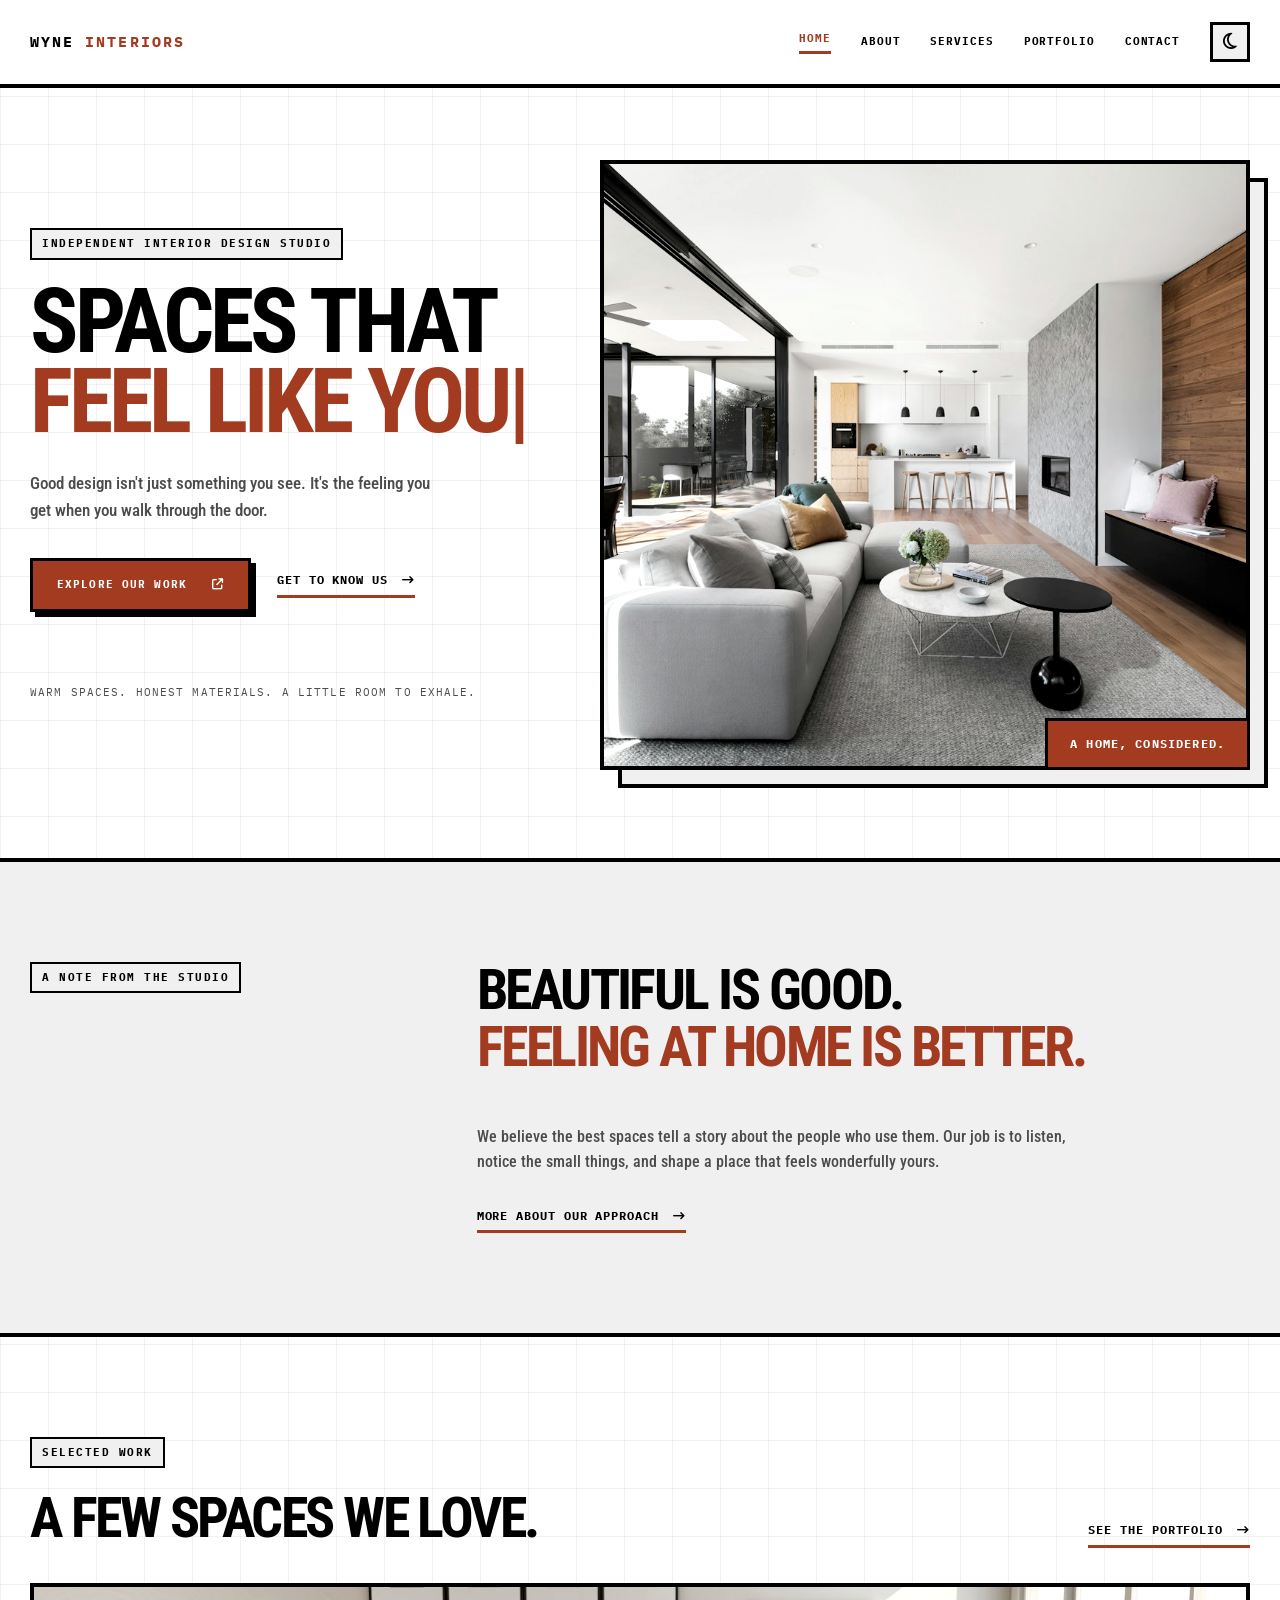
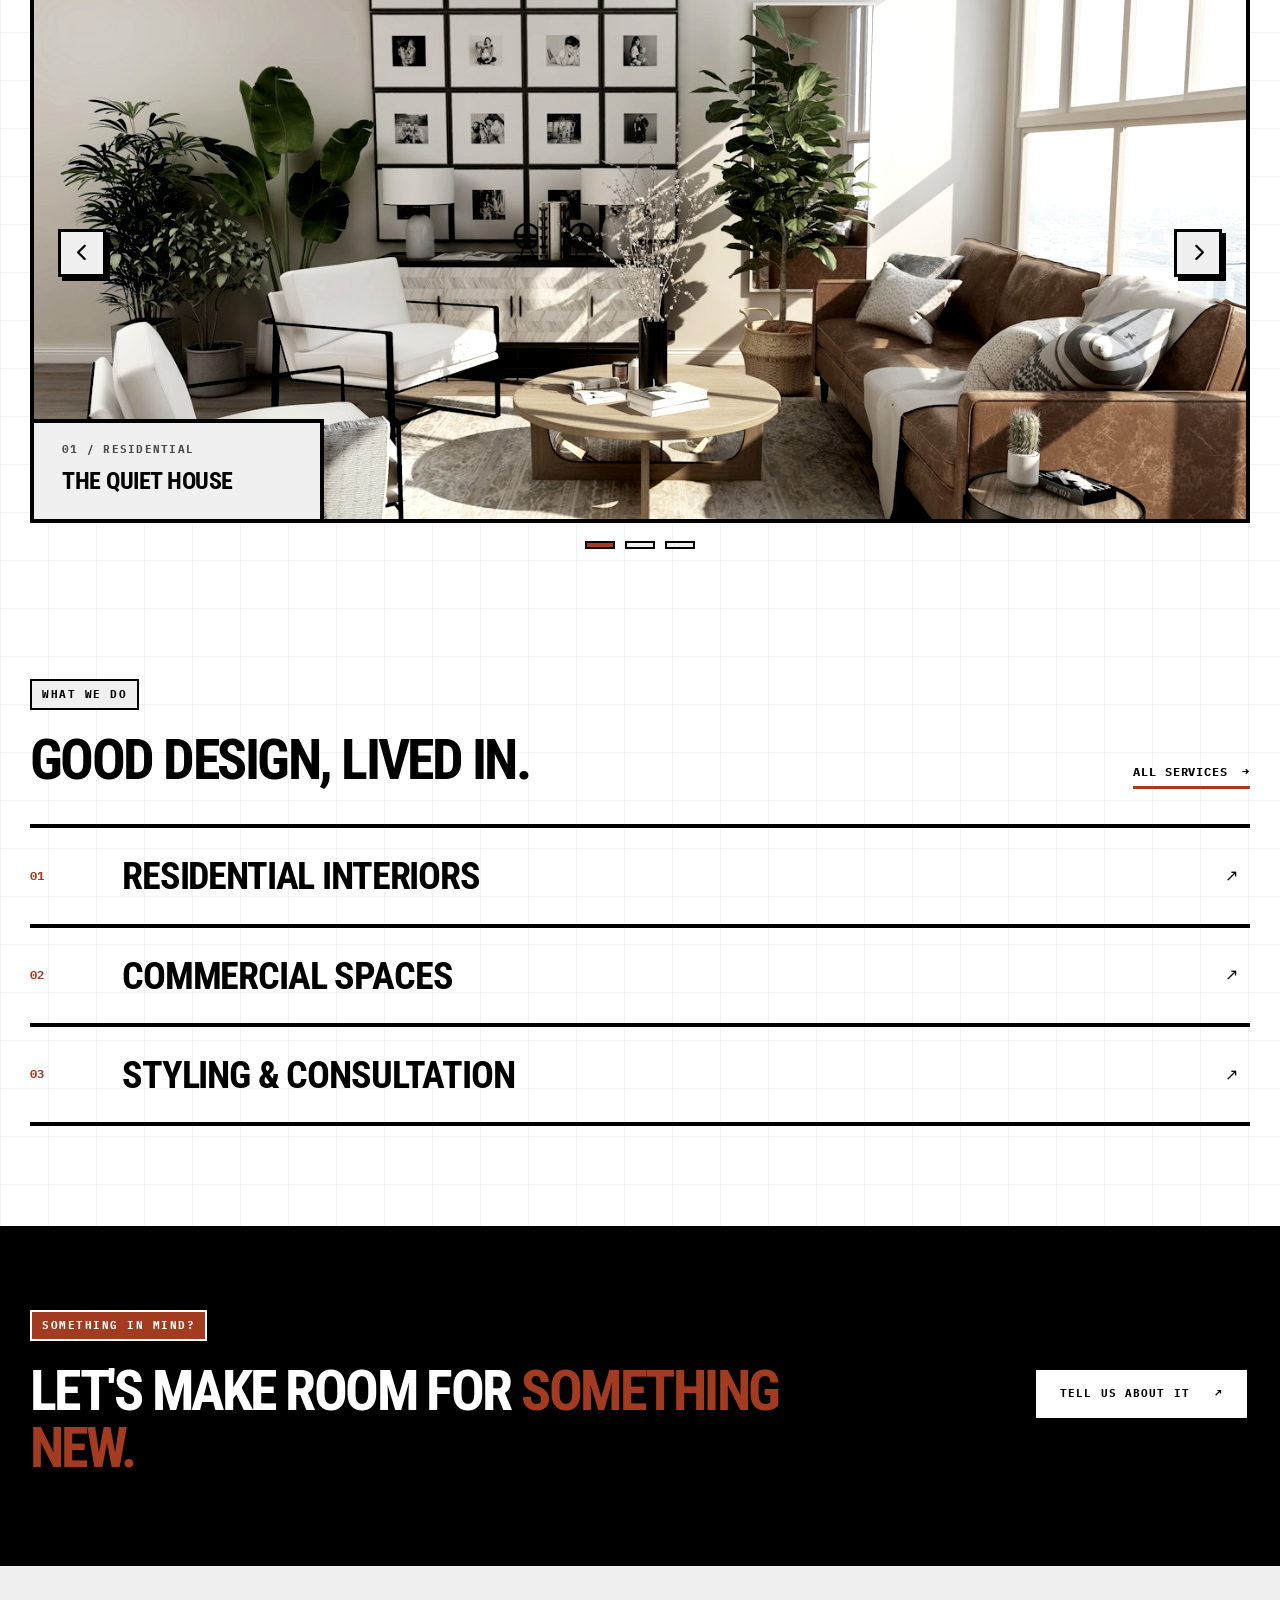
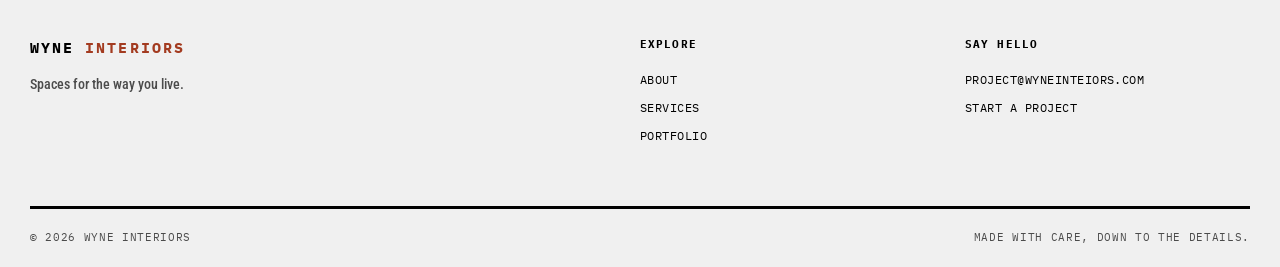
<file: index.html>
<!doctype html>
<html lang="en">
  <head>
    <meta charset="UTF-8" />
    <meta name="viewport" content="width=device-width, initial-scale=1.0" />
    <title>Wyne Interiors</title>
    <link
      href="https://fonts.googleapis.com/css2?family=DM+Sans:wght@400;500;600;700&family=Playfair+Display:ital,wght@0,400;0,500;0,600;1,400;1,500&display=swap"
      rel="stylesheet"
    />
    <link
      rel="stylesheet"
      href="https://cdnjs.cloudflare.com/ajax/libs/font-awesome/6.5.2/css/all.min.css"
    />
    <link rel="stylesheet" href="style.css" />
    <script src="script.js" defer></script>
  </head>
  <body>
    <header class="header">
      <div class="container header-inner">
        <a class="logo" href="index.html"> WYNE <span>INTERIORS</span></a>

        <button class="menu-toggle" type="button">
          <span></span><span></span><span></span>
        </button>

        <nav class="navbar" id="navbar">
          <a href="index.html" aria-current="page">Home</a>
          <a href="about.html">About</a>
          <a href="services.html">Services</a>
          <a href="portfolio.html">Portfolio</a>
          <a href="contact.html">Contact</a>
          <button class="theme-toggle" type="button">
            <i class="fa-solid fa-moon"></i>
          </button>
        </nav>
      </div>
    </header>

    <main>
      <section class="hero container">
        <div class="hero-section">
          <p class="tagline">Independent interior design studio</p>
          <h1>
            Spaces that
            <em
              ><span
                id="typing-text"
                data-words="feel like you|make room to breathe|welcome you home"
                >feel like you</span
              ></em
            ><span class="typing-cursor">|</span>
          </h1>
          <p class="paragraph">
            Good design isn't just something you see. It's the feeling you get
            when you walk through the door.
          </p>
          <div class="hero-buttons">
            <a class="button button-primary" href="portfolio.html"
              >Explore our work
              <span><i class="fa-solid fa-arrow-up-right-from-square"></i></span
            ></a>
            <a class="text-link" href="about.html"
              >Get to know us
              <span><i class="fa-solid fa-arrow-right-long"></i></span
            ></a>
          </div>
          <p class="hero-note">
            Warm spaces. Honest materials. A little room to exhale.
          </p>
        </div>

        <div class="hero-image">
          <img
            src="images/home-hero.jpg"
            alt="hero"
            width="1200"
            height="900"
          />
          <div class="image-label">A home, considered.</div>
        </div>
      </section>

      <section class="intro-section section">
        <div class="container intro-grid">
          <p class="tagline">A note from the studio</p>
          <div>
            <h2>Beautiful is good.<br /><em>Feeling at home is better.</em></h2>
            <p>
              We believe the best spaces tell a story about the people who use
              them. Our job is to listen, notice the small things, and shape a
              place that feels wonderfully yours.
            </p>
            <a class="text-link" href="about.html"
              >More about our approach
              <span><i class="fa-solid fa-arrow-right-long"></i></span
            ></a>
          </div>
        </div>
      </section>

      <section class="section">
        <div class="container">
          <div class="section-heading">
            <div>
              <p class="tagline">Selected work</p>
              <h2 id="work-heading">A few spaces we love.</h2>
            </div>
            <a class="text-link" href="portfolio.html">
              See the portfolio
              <i class="fa-solid fa-arrow-right-long"></i>
            </a>
          </div>

          <div class="project-slider">
            <div class="slider">
              <figure class="slide is-active">
                <img
                  src="images/Slider1.jpg"
                  alt="Slider 1"
                  width="1400"
                  height="900"
                  loading="lazy"
                />
                <figcaption>
                  <span>01 / Residential</span>
                  <strong>The Quiet House</strong>
                </figcaption>
              </figure>
              <figure class="slide">
                <img
                  src="images/Slider2.jpg"
                  alt="Slider 2"
                  width="1400"
                  height="900"
                  loading="lazy"
                />
                <figcaption>
                  <span>02 / Residential</span>
                  <strong>Soft Sunday Apartment</strong>
                </figcaption>
              </figure>
              <figure class="slide">
                <img
                  src="images/Slider3.jpg"
                  alt="Slider 3"
                  width="1400"
                  height="900"
                  loading="lazy"
                />
                <figcaption>
                  <span>03 / Commercial</span>
                  <strong>Gather Studio</strong>
                </figcaption>
              </figure>

              <button type="button" class="slider-prev">
                <i class="fa-solid fa-chevron-left"></i>
              </button>
              <button type="button" class="slider-next">
                <i class="fa-solid fa-chevron-right"></i>
              </button>
            </div>

            <div class="slider-controls">
              <div class="slider-dots">
                <button type="button" class="is-active"></button>
                <button type="button"></button>
                <button type="button"></button>
              </div>
            </div>
          </div>
        </div>
      </section>

      <section class="services-preview section">
        <div class="container">
          <div class="section-heading">
            <div>
              <p class="tagline">What we do</p>
              <h2>Good design, lived in.</h2>
            </div>
            <a class="text-link" href="services.html"
              >All services <span>→</span></a
            >
          </div>
          <div class="service-list">
            <a href="services.html#residential"
              ><span>01</span>
              <h3>Residential interiors</h3>
              <span>↗</span></a
            >
            <a href="services.html#commercial"
              ><span>02</span>
              <h3>Commercial spaces</h3>
              <span>↗</span></a
            >
            <a href="services.html#styling"
              ><span>03</span>
              <h3>Styling &amp; consultation</h3>
              <span>↗</span></a
            >
          </div>
        </div>
      </section>

      <section class="cta-section">
        <div class="container cta-inner">
          <div>
            <p class="tagline">Something in mind?</p>
            <h2>Let's make room for <em>something new.</em></h2>
          </div>
          <a class="button button-light" href="contact.html"
            >Tell us about it <span>↗</span></a
          >
        </div>
      </section>
    </main>

    <footer class="footer">
      <div class="container footer-inner">
        <div>
          <a class="logo" href="index.html">WYNE <span>INTERIORS</span></a>
          <p>Spaces for the way you live.</p>
        </div>
        <div>
          <p class="footer-label">Explore</p>
          <a href="about.html">About</a><a href="services.html">Services</a
          ><a href="portfolio.html">Portfolio</a>
        </div>
        <div>
          <p class="footer-label">Say hello</p>
          <a href="project@wyneinteiors.com">project@wyneinteiors.com</a
          ><a href="contact.html">Start a project</a>
        </div>
      </div>
      <div class="container footer-bottom">
        <span>© <span class="year"></span> Wyne Interiors</span
        ><span>Made with care, down to the details.</span>
      </div>
    </footer>
    <button class="back-to-top" type="button" aria-label="Back to top">
      ↑
    </button>
  </body>
</html>
</file>
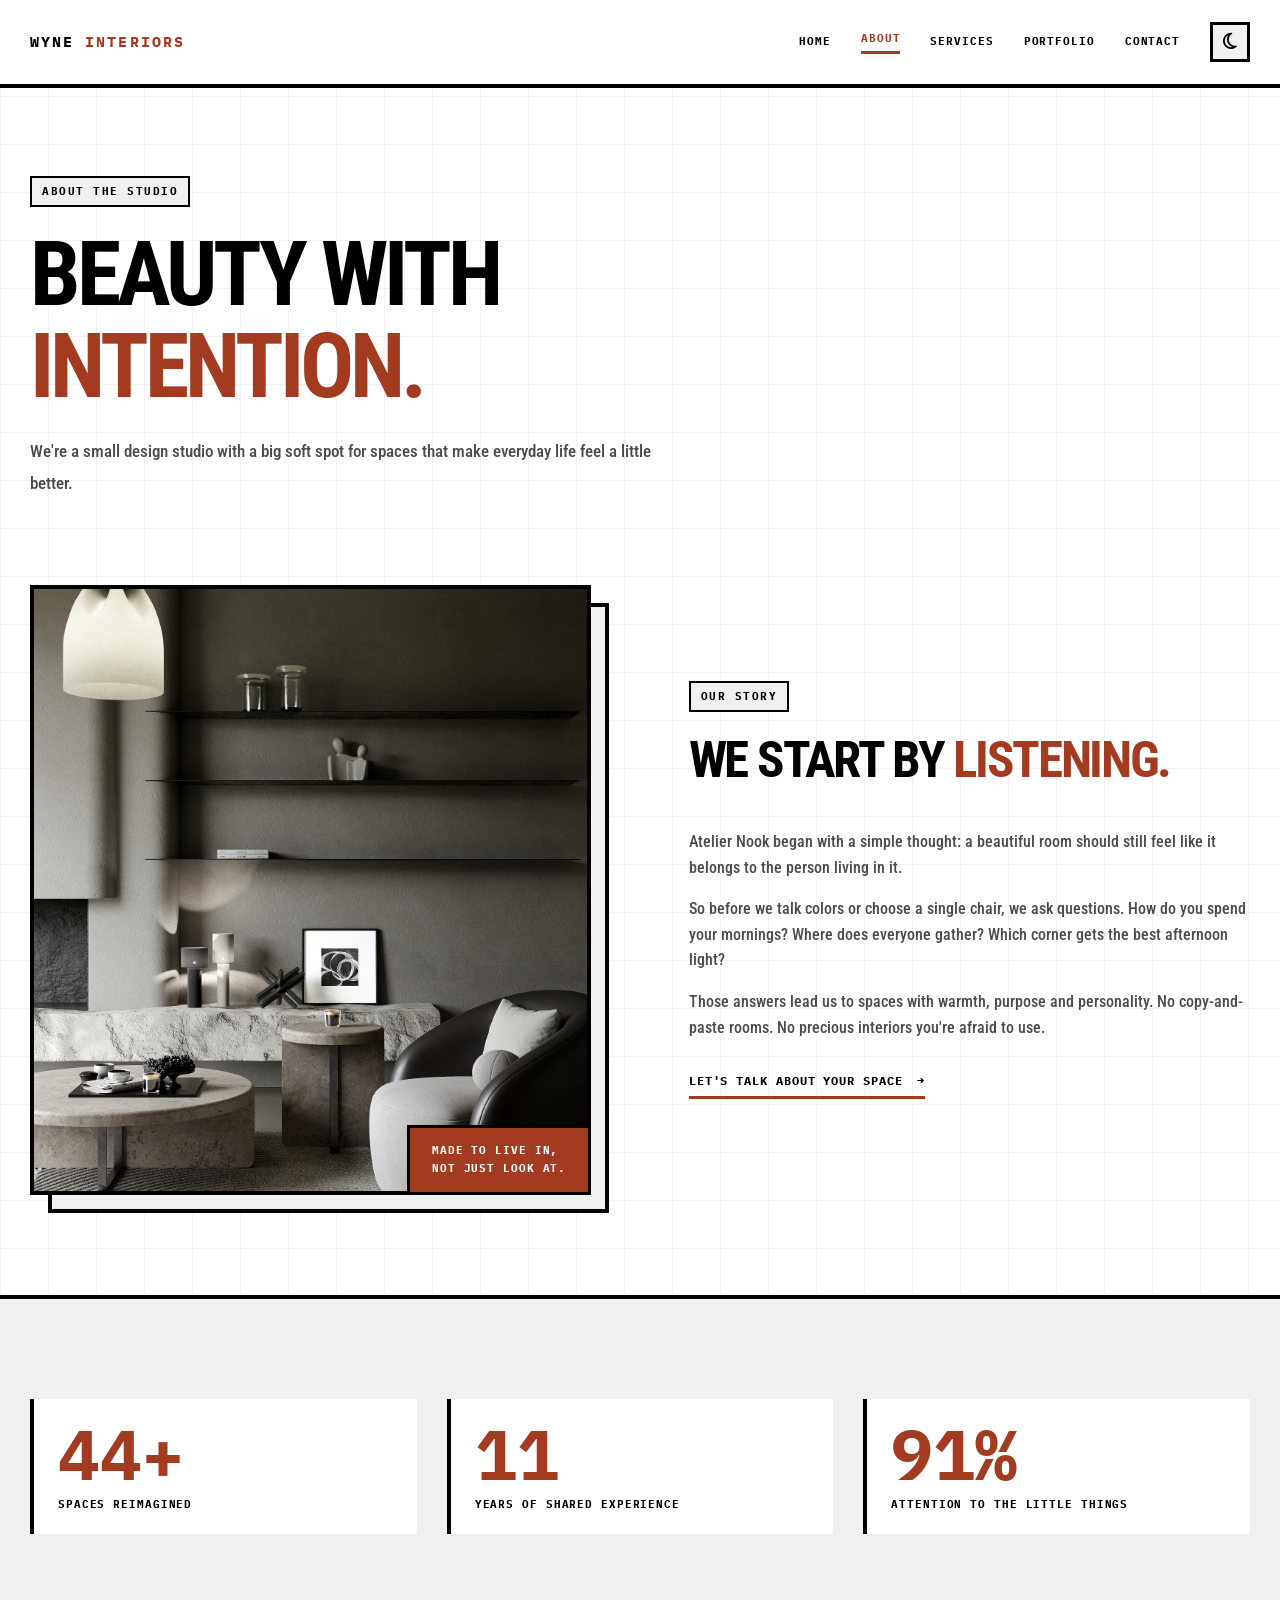
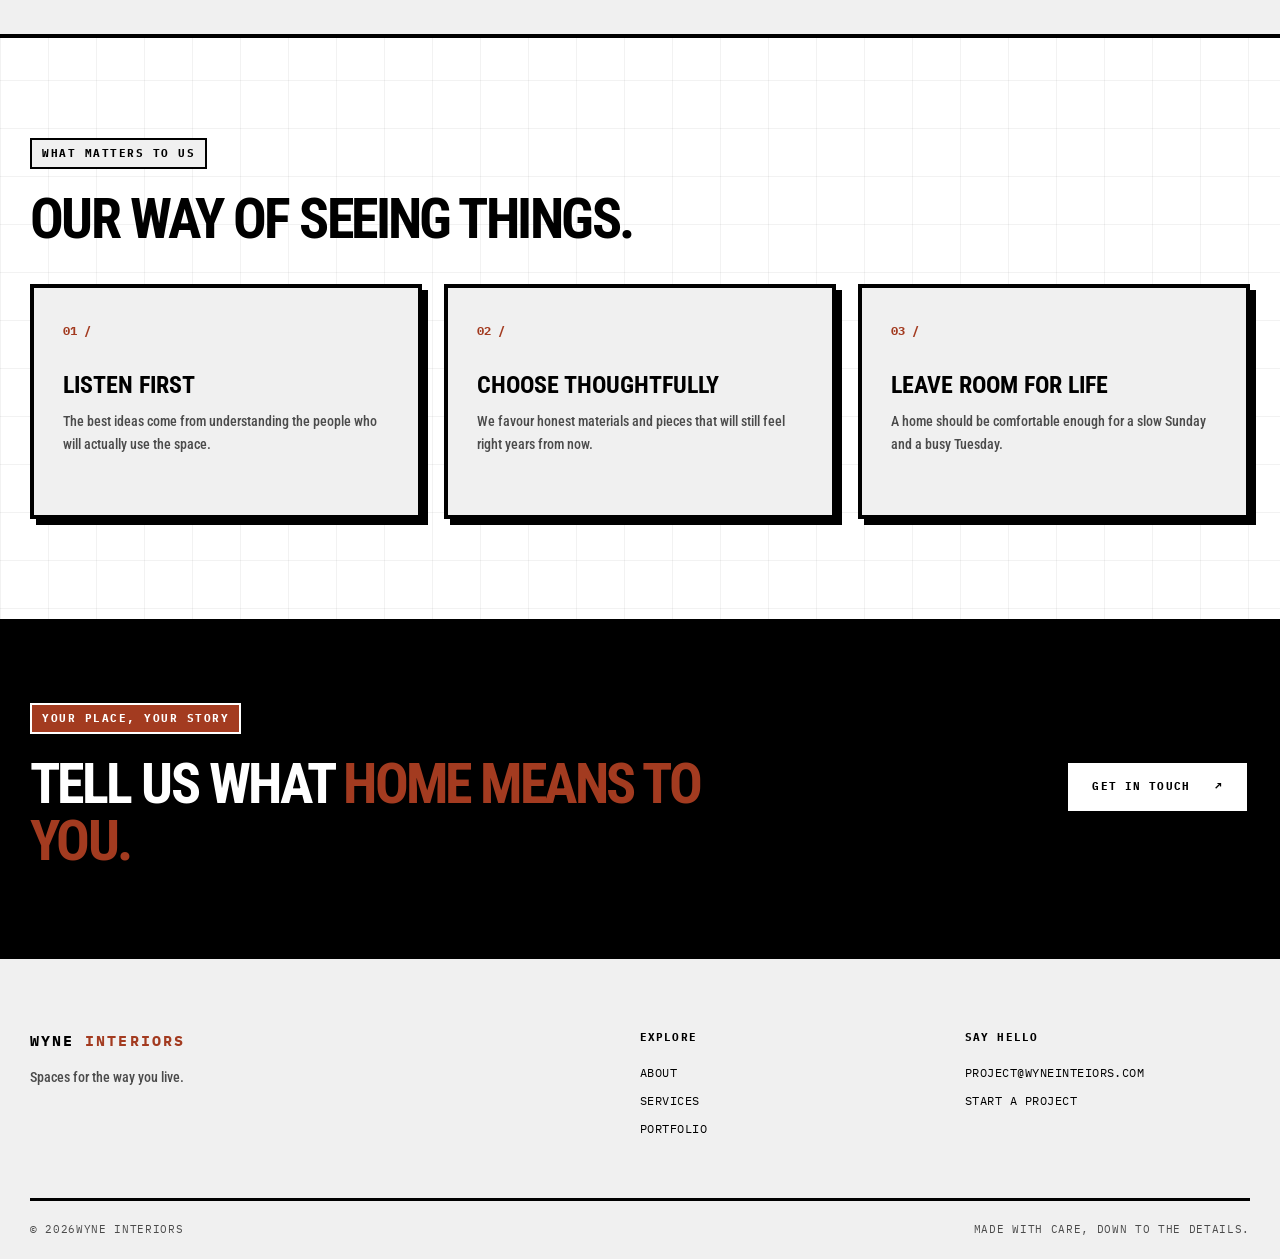
<file: about.html>
<!doctype html>
<html lang="en">
  <head>
    <meta charset="UTF-8" />
    <meta name="viewport" content="width=device-width, initial-scale=1.0" />
    <title>About Us — Wyne Interiors</title>
    <link
      href="https://fonts.googleapis.com/css2?family=DM+Sans:wght@400;500;600;700&family=Playfair+Display:ital,wght@0,400;0,500;0,600;1,400;1,500&display=swap"
      rel="stylesheet"
    />
    <link
      rel="stylesheet"
      href="https://cdnjs.cloudflare.com/ajax/libs/font-awesome/6.5.2/css/all.min.css"
    />
    <link rel="stylesheet" href="style.css" />
    <script src="script.js" defer></script>
  </head>
  <body>
    <header class="header">
      <div class="container header-inner">
        <a class="logo" href="index.html"> WYNE <span>INTERIORS</span></a>

        <button class="menu-toggle" type="button">
          <span></span><span></span><span></span>
        </button>

        <nav class="navbar" id="navbar">
          <a href="index.html">Home</a>
          <a href="about.html" aria-current="page">About</a>
          <a href="services.html">Services</a>
          <a href="portfolio.html">Portfolio</a>
          <a href="contact.html">Contact</a>
          <button class="theme-toggle" type="button">
            <i class="fa-solid fa-moon"></i>
          </button>
        </nav>
      </div>
    </header>

    <main>
      <section class="page-hero container">
        <p class="tagline">About the studio</p>
        <h1>Beauty with <em>intention.</em></h1>
        <p class="lead">
          We're a small design studio with a big soft spot for spaces that make
          everyday life feel a little better.
        </p>
      </section>

      <section class="about-story section">
        <div class="container story-grid">
          <div class="story-image">
            <img
              src="images/about.jpg"
              alt="Comfortable living room in a warm neutral palette"
              width="1100"
              height="1300"
            />
            <span class="image-stamp"
              >Made to live in,<br />not just look at.</span
            >
          </div>
          <div class="story">
            <p class="tagline">Our story</p>
            <h2>We start by <em>listening.</em></h2>
            <p>
              Atelier Nook began with a simple thought: a beautiful room should
              still feel like it belongs to the person living in it.
            </p>
            <p>
              So before we talk colors or choose a single chair, we ask
              questions. How do you spend your mornings? Where does everyone
              gather? Which corner gets the best afternoon light?
            </p>
            <p>
              Those answers lead us to spaces with warmth, purpose and
              personality. No copy-and-paste rooms. No precious interiors you're
              afraid to use.
            </p>
            <a class="text-link" href="contact.html"
              >Let's talk about your space <span aria-hidden="true">→</span></a
            >
          </div>
        </div>
      </section>

      <section class="numbers-section section">
        <div class="container numbers-grid">
          <div>
            <strong class="counter" data-target="48" data-suffix="+">0</strong
            ><span>spaces reimagined</span>
          </div>
          <div>
            <strong class="counter" data-target="12">0</strong
            ><span>years of shared experience</span>
          </div>
          <div>
            <strong class="counter" data-target="100" data-suffix="%">0</strong
            ><span>attention to the little things</span>
          </div>
        </div>
      </section>

      <section class="section">
        <div class="container">
          <div class="section-heading">
            <div>
              <p class="tagline">What matters to us</p>
              <h2>Our way of seeing things.</h2>
            </div>
          </div>
          <div class="values-grid">
            <article class="value-card">
              <span>01 /</span>
              <h3>Listen first</h3>
              <p>
                The best ideas come from understanding the people who will
                actually use the space.
              </p>
            </article>
            <article class="value-card">
              <span>02 /</span>
              <h3>Choose thoughtfully</h3>
              <p>
                We favour honest materials and pieces that will still feel right
                years from now.
              </p>
            </article>
            <article class="value-card">
              <span>03 /</span>
              <h3>Leave room for life</h3>
              <p>
                A home should be comfortable enough for a slow Sunday and a busy
                Tuesday.
              </p>
            </article>
          </div>
        </div>
      </section>

      <section class="cta-section">
        <div class="container cta-inner">
          <div>
            <p class="tagline">Your place, your story</p>
            <h2>Tell us what <em>home means to you.</em></h2>
          </div>
          <a class="button button-light" href="contact.html"
            >Get in touch <span aria-hidden="true">↗</span></a
          >
        </div>
      </section>
    </main>
    <footer class="footer">
      <div class="container footer-inner">
        <div>
          <a class="logo" href="index.html">WYNE <span>INTERIORS</span></a>
          <p>Spaces for the way you live.</p>
        </div>
        <div>
          <p class="footer-label">Explore</p>
          <a href="about.html">About</a><a href="services.html">Services</a
          ><a href="portfolio.html">Portfolio</a>
        </div>
        <div>
          <p class="footer-label">Say hello</p>
          <a href="mailto:project@wyneinteiors.com">project@wyneinteiors.com</a
          ><a href="contact.html">Start a project</a>
        </div>
      </div>
      <div class="container footer-bottom">
        <span>© <span class="year"></span>Wyne Interiors</span
        ><span>Made with care, down to the details.</span>
      </div>
    </footer>
    <button class="back-to-top" type="button" aria-label="Back to top">
      ↑
    </button>
  </body>
</html>
</file>
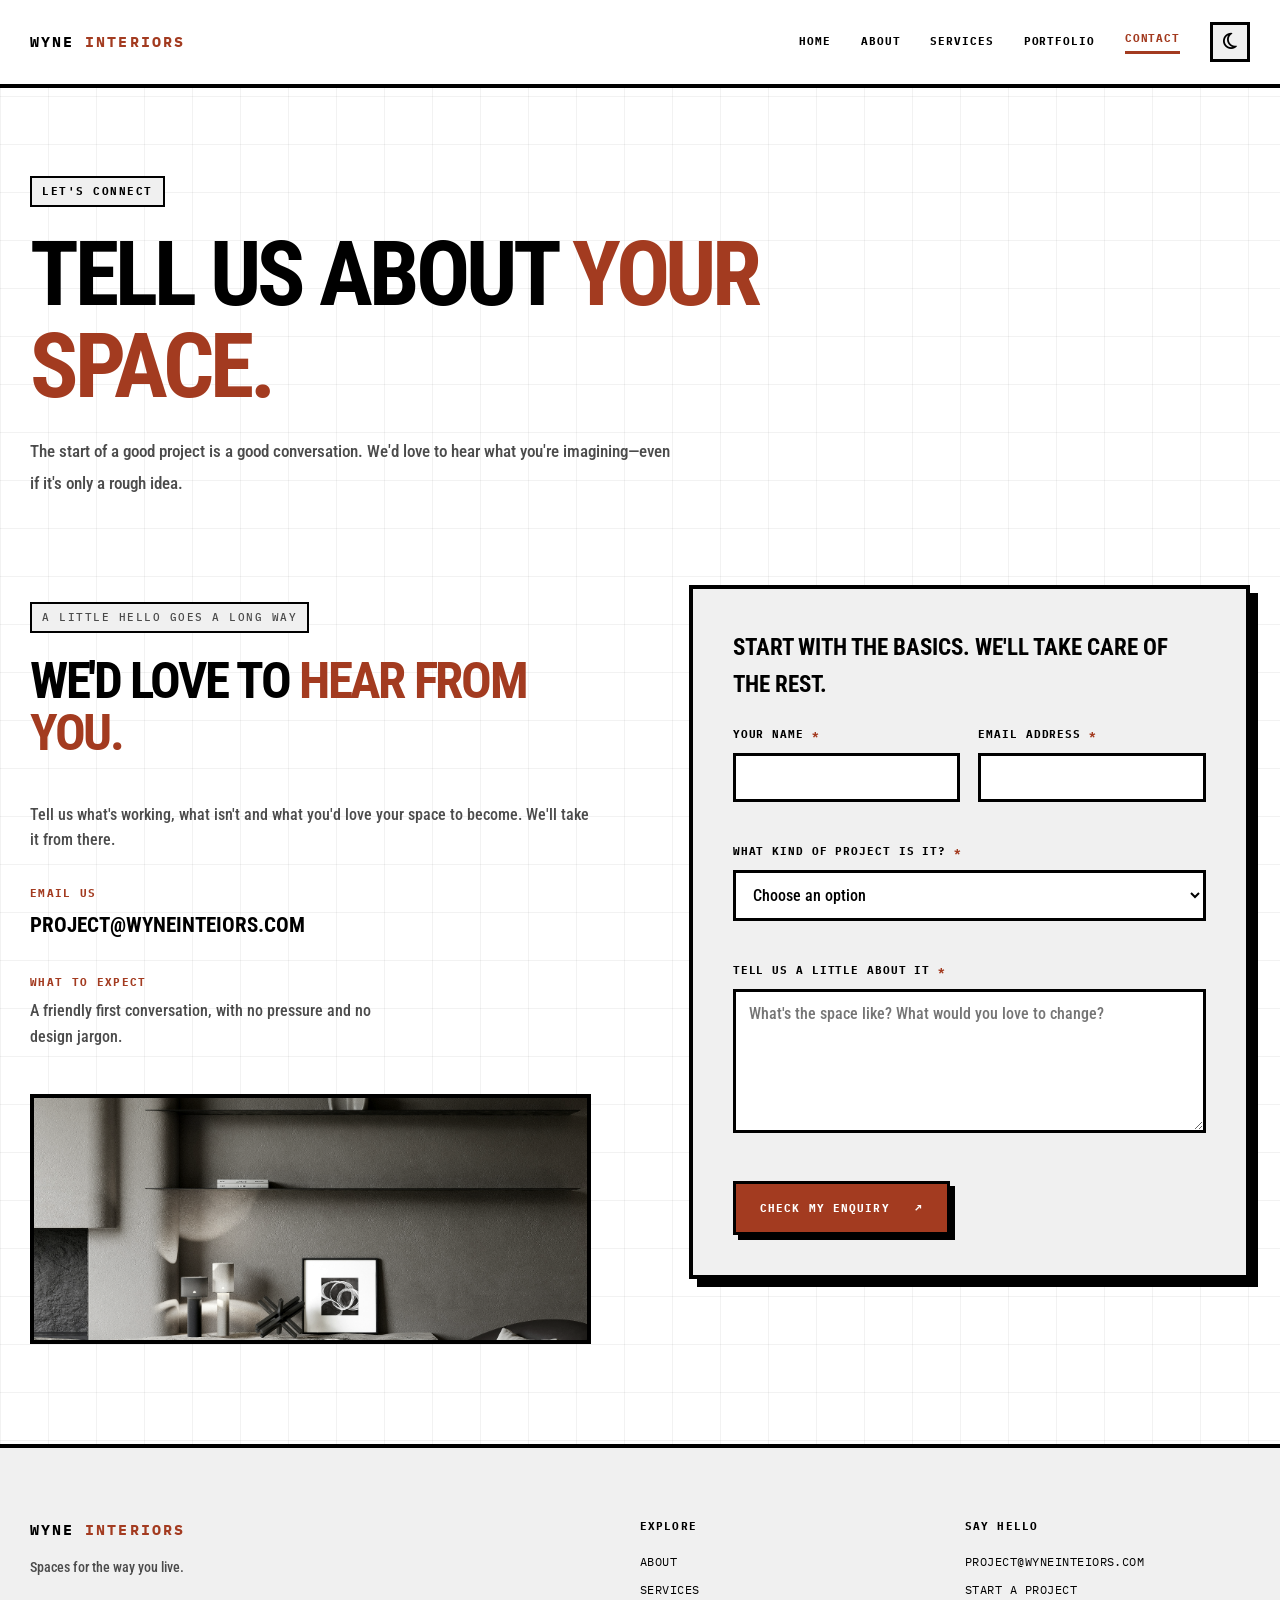
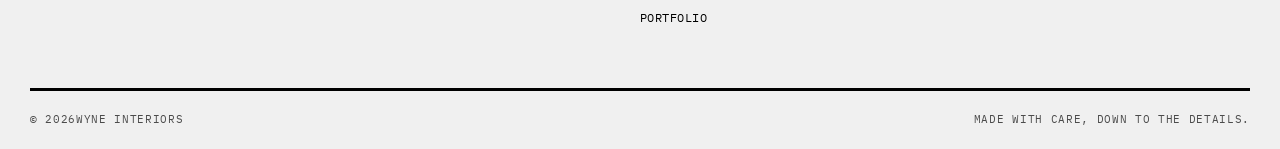
<file: contact.html>
<!doctype html>
<html lang="en">
  <head>
    <meta charset="UTF-8" />
    <meta name="viewport" content="width=device-width, initial-scale=1.0" />
    <title>Contact — Wyne Interiors</title>
    <link
      href="https://fonts.googleapis.com/css2?family=DM+Sans:wght@400;500;600;700&family=Playfair+Display:ital,wght@0,400;0,500;0,600;1,400;1,500&display=swap"
      rel="stylesheet"
    />
    <link
      rel="stylesheet"
      href="https://cdnjs.cloudflare.com/ajax/libs/font-awesome/6.5.2/css/all.min.css"
    />
    <link rel="stylesheet" href="style.css" />
    <script src="script.js" defer></script>
  </head>
  <body>
    <header class="header">
      <div class="container header-inner">
        <a class="logo" href="index.html"> WYNE <span>INTERIORS</span></a>

        <button class="menu-toggle" type="button">
          <span></span><span></span><span></span>
        </button>

        <nav class="navbar" id="navbar">
          <a href="index.html">Home</a>
          <a href="about.html">About</a>
          <a href="services.html">Services</a>
          <a href="portfolio.html">Portfolio</a>
          <a href="contact.html" aria-current="page">Contact</a>
          <button class="theme-toggle" type="button">
            <i class="fa-solid fa-moon"></i>
          </button>
        </nav>
      </div>
    </header>

    <section class="page-hero container">
      <p class="tagline">Let's connect</p>
      <h1>Tell us about <em>your space.</em></h1>
      <p class="lead">
        The start of a good project is a good conversation. We'd love to hear
        what you're imagining—even if it's only a rough idea.
      </p>
    </section>

    <section class="contact-section section">
      <div class="container contact-grid">
        <div class="contact-info">
          <p class="tagline">A little hello goes a long way</p>
          <h2>We'd love to <em>hear from you.</em></h2>
          <p>
            Tell us what's working, what isn't and what you'd love your space to
            become. We'll take it from there.
          </p>
          <div class="contact-detail">
            <span>Email us</span>
            <a href="project@wyneinteiors.com">project@wyneinteiors.com</a>
          </div>
          <div class="contact-detail">
            <span>What to expect</span>
            <p>
              A friendly first conversation, with no pressure and no design
              jargon.
            </p>
          </div>
          <img
            src="images/about.jpg"
            alt="Inviting interior with a warm, relaxed atmosphere"
            width="900"
            height="650"
            loading="lazy"
          />
        </div>

        <form class="contact-form" id="contact-form" novalidate>
          <p class="form-intro">
            Start with the basics. We'll take care of the rest.
          </p>

          <div class="form-row">
            <div class="form-field">
              <label for="name"
                >Your name <span aria-hidden="true">*</span></label
              >
              <input
                id="name"
                name="name"
                type="text"
                autocomplete="name"
                required
                aria-describedby="name-error"
              />
              <small class="field-error" id="name-error"></small>
            </div>
            <div class="form-field">
              <label for="email"
                >Email address <span aria-hidden="true">*</span></label
              >
              <input
                id="email"
                name="email"
                type="email"
                autocomplete="email"
                required
                aria-describedby="email-error"
              />
              <small class="field-error" id="email-error"></small>
            </div>
          </div>

          <div class="form-field">
            <label for="project-type"
              >What kind of project is it?
              <span aria-hidden="true">*</span></label
            >
            <select
              id="project-type"
              name="project-type"
              required
              aria-describedby="project-type-error"
            >
              <option value="">Choose an option</option>
              <option value="residential">Residential interior</option>
              <option value="commercial">Commercial space</option>
              <option value="styling">Styling or consultation</option>
              <option value="not-sure">I'm not quite sure yet</option>
            </select>
            <small class="field-error" id="project-type-error"></small>
          </div>

          <div class="form-field">
            <label for="message"
              >Tell us a little about it
              <span aria-hidden="true">*</span></label
            >
            <textarea
              id="message"
              name="message"
              rows="6"
              minlength="20"
              required
              placeholder="What's the space like? What would you love to change?"
              aria-describedby="message-error"
            ></textarea>
            <small class="field-error" id="message-error"></small>
          </div>

          <button class="button button-primary" type="submit">
            Check my enquiry <span aria-hidden="true">↗</span>
          </button>
          <p
            class="form-status"
            id="form-status"
            role="status"
            aria-live="polite"
          ></p>
        </form>
      </div>
    </section>

    <footer class="footer">
      <div class="container footer-inner">
        <div>
          <a class="logo" href="index.html">WYNE <span>INTERIORS</span></a>
          <p>Spaces for the way you live.</p>
        </div>
        <div>
          <p class="footer-label">Explore</p>
          <a href="about.html">About</a><a href="services.html">Services</a
          ><a href="portfolio.html">Portfolio</a>
        </div>
        <div>
          <p class="footer-label">Say hello</p>
          <a href="mailto:project@wyneinteiors.com">project@wyneinteiors.com</a
          ><a href="contact.html">Start a project</a>
        </div>
      </div>
      <div class="container footer-bottom">
        <span>© <span class="year"></span>Wyne Interiors</span
        ><span>Made with care, down to the details.</span>
      </div>
    </footer>
    <button class="back-to-top" type="button" aria-label="Back to top">
      ↑
    </button>
  </body>
</html>
</file>
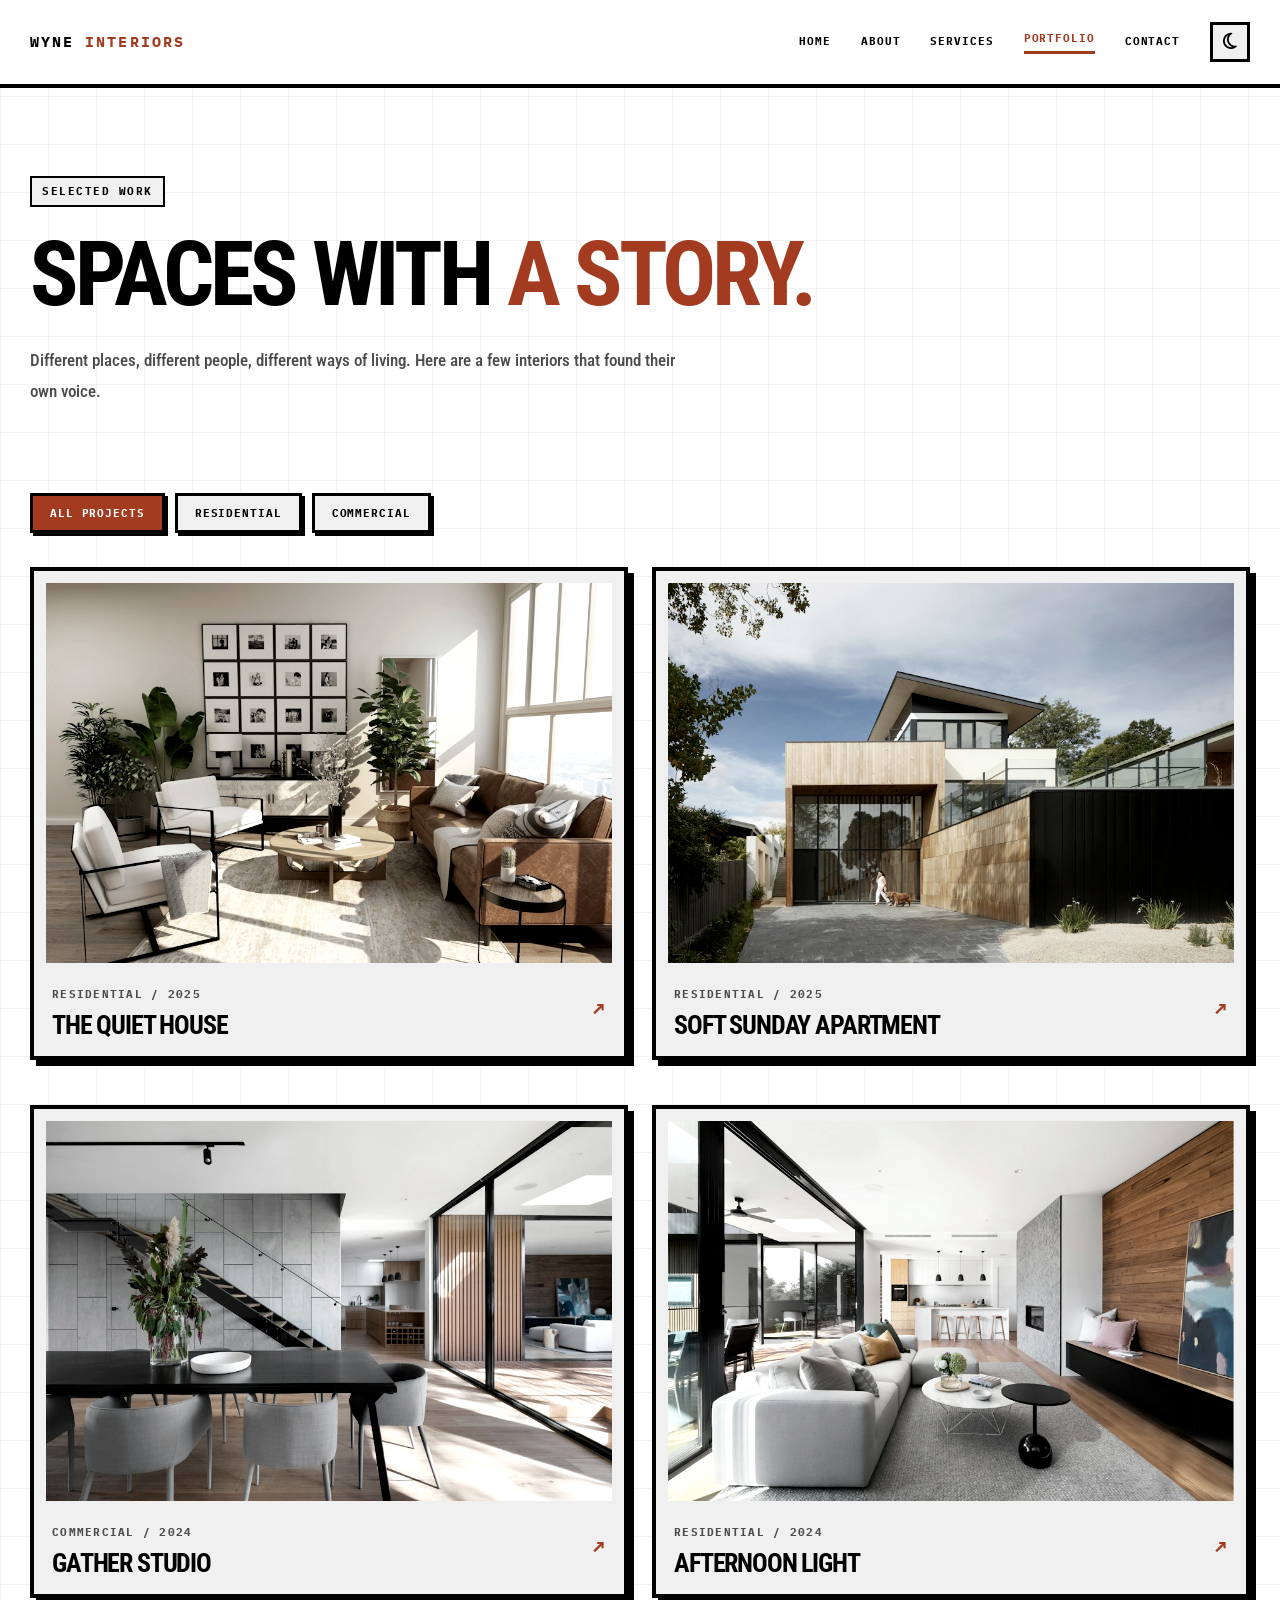
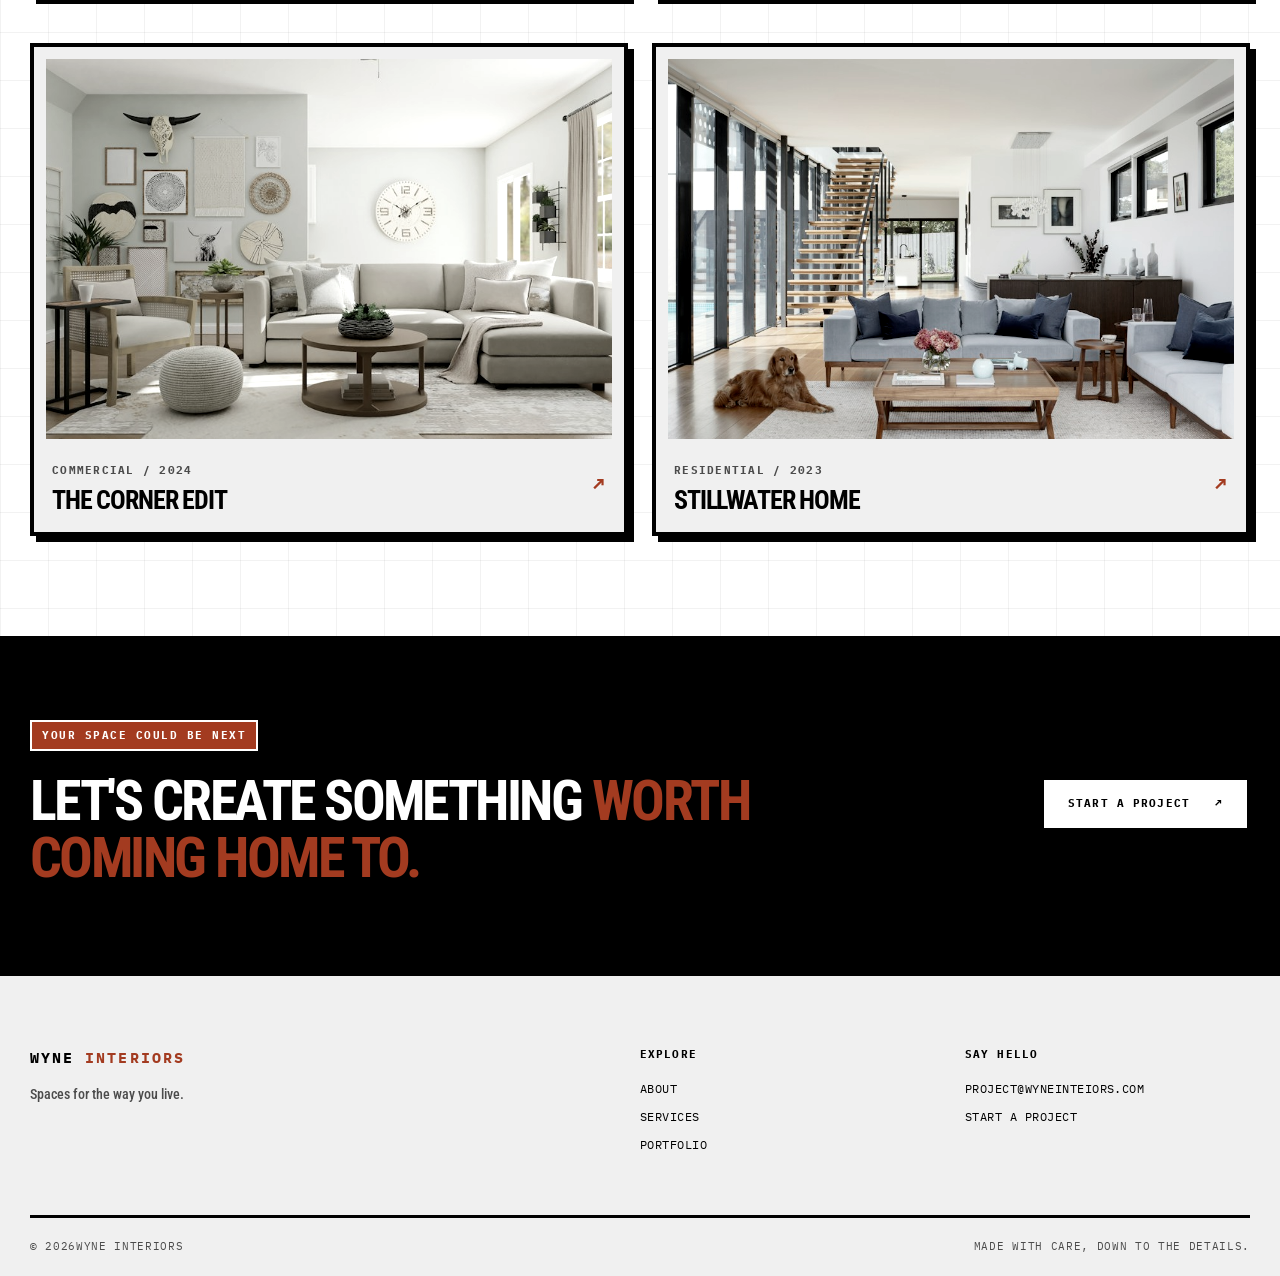
<file: portfolio.html>
<!doctype html>
<html lang="en">
  <head>
    <meta charset="UTF-8" />
    <meta name="viewport" content="width=device-width, initial-scale=1.0" />
    <title>Portfolio — Wyne Interiors</title>
    <link
      href="https://fonts.googleapis.com/css2?family=DM+Sans:wght@400;500;600;700&family=Playfair+Display:ital,wght@0,400;0,500;0,600;1,400;1,500&display=swap"
      rel="stylesheet"
    />
    <link
      rel="stylesheet"
      href="https://cdnjs.cloudflare.com/ajax/libs/font-awesome/6.5.2/css/all.min.css"
    />
    <link rel="stylesheet" href="style.css" />
    <script src="script.js" defer></script>
  </head>
  <body>
    <header class="header">
      <div class="container header-inner">
        <a class="logo" href="index.html"> WYNE <span>INTERIORS</span></a>

        <button class="menu-toggle" type="button">
          <span></span><span></span><span></span>
        </button>

        <nav class="navbar" id="navbar">
          <a href="index.html">Home</a>
          <a href="about.html">About</a>
          <a href="services.html">Services</a>
          <a href="portfolio.html" aria-current="page">Portfolio</a>
          <a href="contact.html">Contact</a>
          <button class="theme-toggle" type="button">
            <i class="fa-solid fa-moon"></i>
          </button>
        </nav>
      </div>
    </header>

    <section class="page-hero container">
      <p class="tagline">Selected work</p>
      <h1>Spaces with <em>a story.</em></h1>
      <p class="lead">
        Different places, different people, different ways of living. Here are a
        few interiors that found their own voice.
      </p>
    </section>

    <section class="portfolio-section section">
      <div class="container">
        <div class="portfolio-filters">
          <button
            type="button"
            class="is-active"
            data-filter="all"
            aria-pressed="true"
          >
            All projects
          </button>
          <button type="button" data-filter="residential" aria-pressed="false">
            Residential
          </button>
          <button type="button" data-filter="commercial" aria-pressed="false">
            Commercial
          </button>
        </div>

        <div class="portfolio-grid">
          <article class="project-card" data-category="residential">
            <img
              src="images/residential1.jpg"
              alt="Warm and airy living room"
              width="900"
              height="750"
            />
            <div class="project-tag">
              <div>
                <span>Residential / 2025</span>
                <h2>The Quiet House</h2>
              </div>
              <span aria-hidden="true">↗</span>
            </div>
          </article>

          <article class="project-card" data-category="residential">
            <img
              src="images/residential2.jpg"
              alt="Softly lit home interior with natural textures"
              width="900"
              height="750"
              loading="lazy"
            />
            <div class="project-tag">
              <div>
                <span>Residential / 2025</span>
                <h2>Soft Sunday Apartment</h2>
              </div>
              <span aria-hidden="true">↗</span>
            </div>
          </article>

          <article class="project-card" data-category="commercial">
            <img
              src="images/commercial1.jpg"
              alt="Welcoming contemporary interior"
              width="900"
              height="750"
              loading="lazy"
            />
            <div class="project-tag">
              <div>
                <span>Commercial / 2024</span>
                <h2>Gather Studio</h2>
              </div>
              <span aria-hidden="true">↗</span>
            </div>
          </article>

          <article class="project-card" data-category="residential">
            <img
              src="images/residential3.jpg"
              alt="Bright interior with warm, understated furnishings"
              width="900"
              height="750"
              loading="lazy"
            />
            <div class="project-tag">
              <div>
                <span>Residential / 2024</span>
                <h2>Afternoon Light</h2>
              </div>
              <span aria-hidden="true">↗</span>
            </div>
          </article>

          <article class="project-card" data-category="commercial">
            <img
              src="images/commercial2.jpg"
              alt="Comfortable interior with carefully layered materials"
              width="900"
              height="750"
              loading="lazy"
            />
            <div class="project-tag">
              <div>
                <span>Commercial / 2024</span>
                <h2>The Corner Edit</h2>
              </div>
              <span aria-hidden="true">↗</span>
            </div>
          </article>

          <article class="project-card" data-category="residential">
            <img
              src="images/residential4.jpg"
              alt="Calm modern room with a neutral palette"
              width="900"
              height="750"
              loading="lazy"
            />
            <div class="project-tag">
              <div>
                <span>Residential / 2023</span>
                <h2>Stillwater Home</h2>
              </div>
              <span aria-hidden="true">↗</span>
            </div>
          </article>
        </div>
      </div>
    </section>

    <section class="cta-section">
      <div class="container cta-inner">
        <div>
          <p class="tagline">Your space could be next</p>
          <h2>Let's create something <em>worth coming home to.</em></h2>
        </div>
        <a class="button button-light" href="contact.html"
          >Start a project <span aria-hidden="true">↗</span></a
        >
      </div>
    </section>

    <footer class="footer">
      <div class="container footer-inner">
        <div>
          <a class="logo" href="index.html">WYNE <span>INTERIORS</span></a>
          <p>Spaces for the way you live.</p>
        </div>
        <div>
          <p class="footer-label">Explore</p>
          <a href="about.html">About</a><a href="services.html">Services</a
          ><a href="portfolio.html">Portfolio</a>
        </div>
        <div>
          <p class="footer-label">Say hello</p>
          <a href="mailto:project@wyneinteiors.com">project@wyneinteiors.com</a
          ><a href="contact.html">Start a project</a>
        </div>
      </div>
      <div class="container footer-bottom">
        <span>© <span class="year"></span>Wyne Interiors</span
        ><span>Made with care, down to the details.</span>
      </div>
    </footer>
    <button class="back-to-top" type="button" aria-label="Back to top">
      ↑
    </button>
  </body>
</html>
</file>
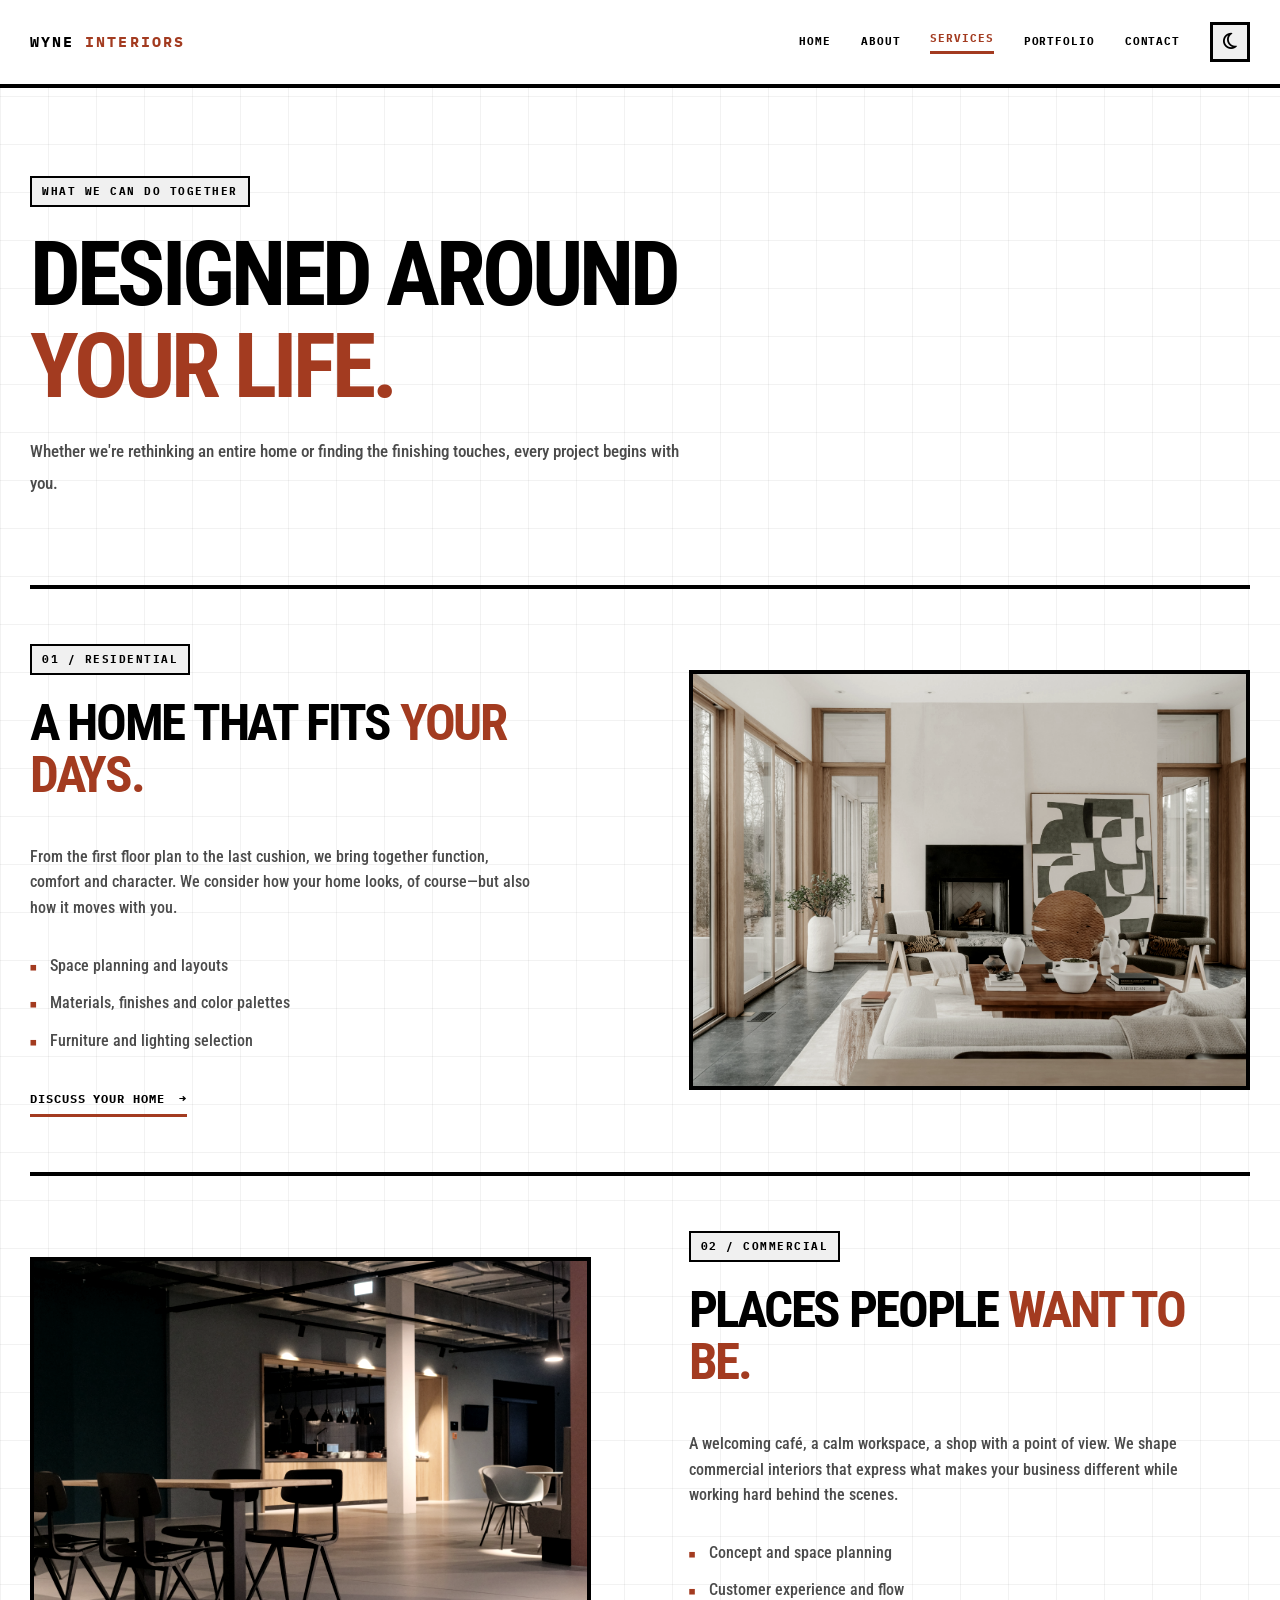
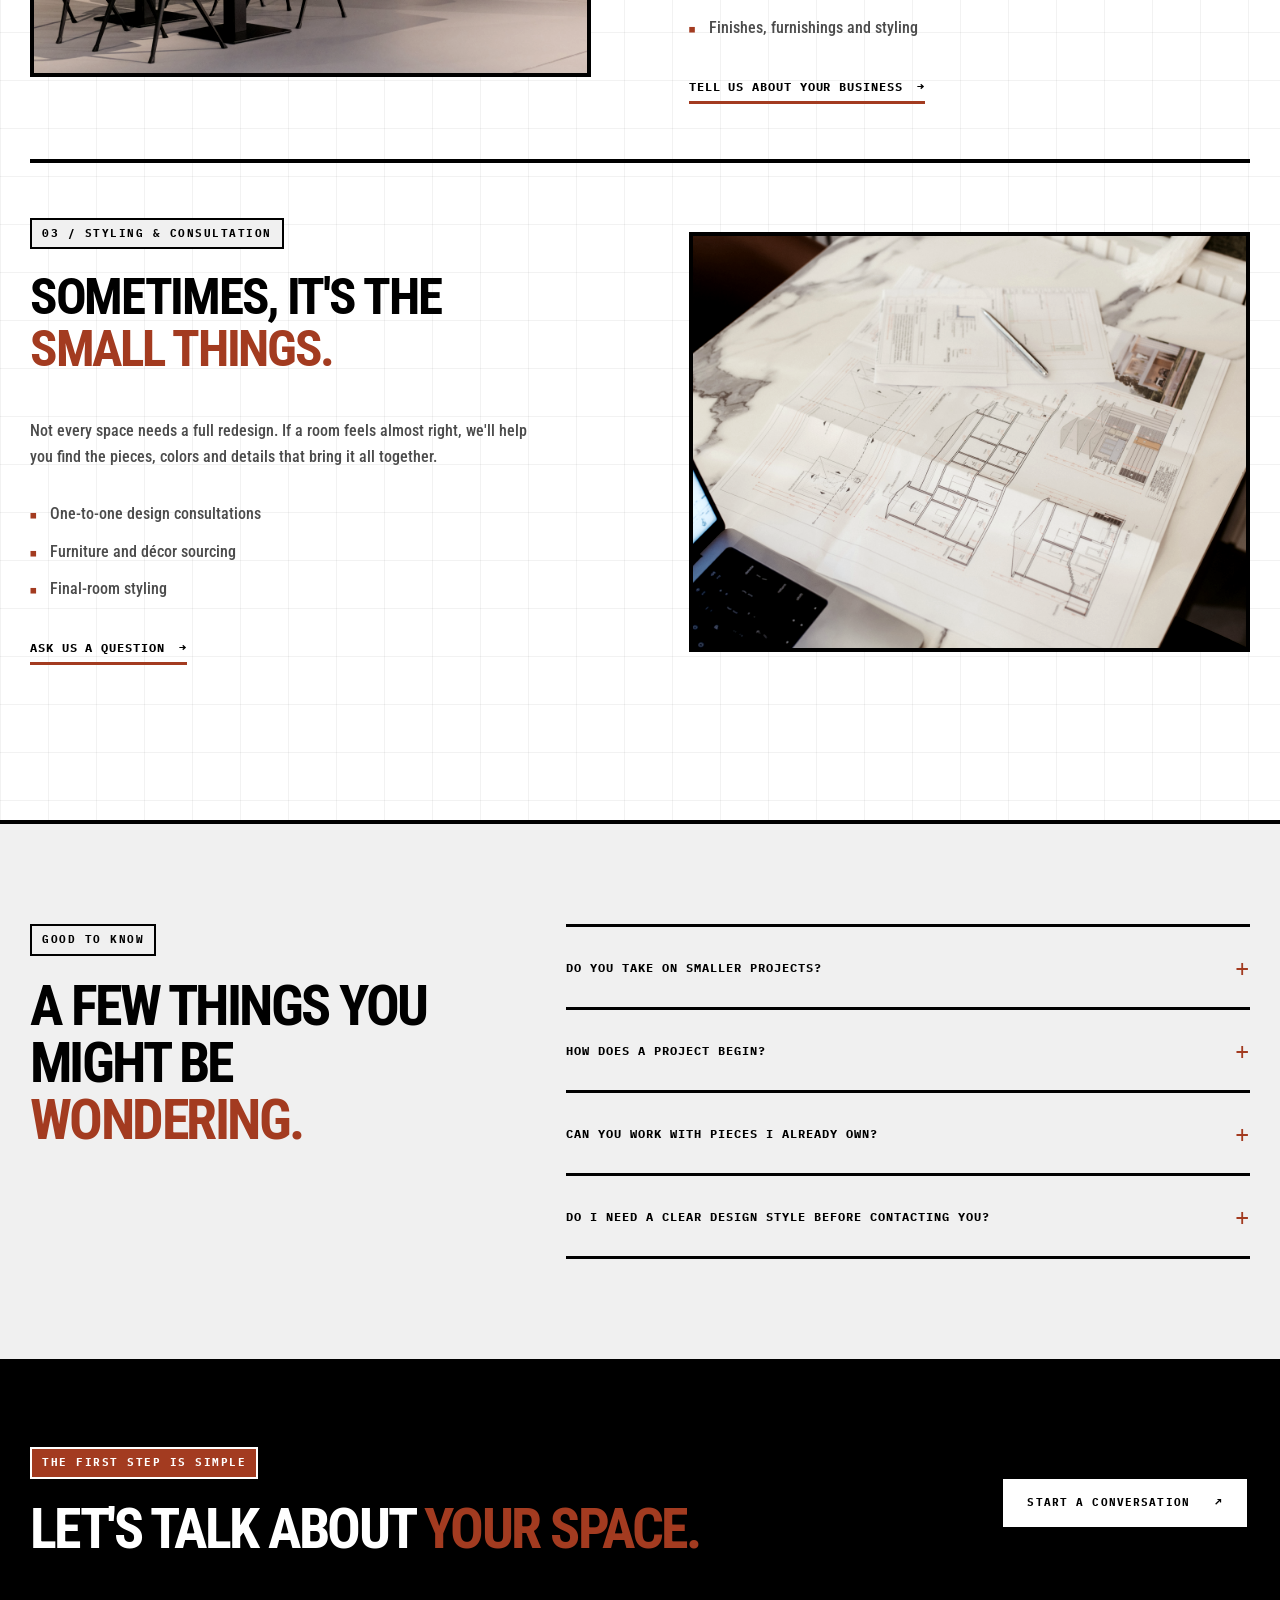
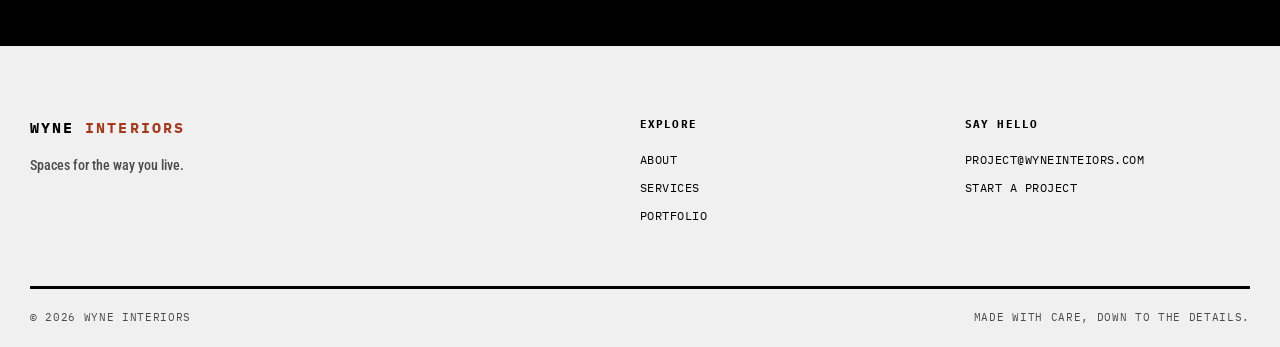
<file: services.html>
<!doctype html>
<html lang="en">
  <head>
    <meta charset="UTF-8" />
    <meta name="viewport" content="width=device-width, initial-scale=1.0" />
    <title>Services — Wyne Interiors</title>
    <link
      href="https://fonts.googleapis.com/css2?family=DM+Sans:wght@400;500;600;700&family=Playfair+Display:ital,wght@0,400;0,500;0,600;1,400;1,500&display=swap"
      rel="stylesheet"
    />
    <link
      rel="stylesheet"
      href="https://cdnjs.cloudflare.com/ajax/libs/font-awesome/6.5.2/css/all.min.css"
    />
    <link rel="stylesheet" href="style.css" />
    <script src="script.js" defer></script>
  </head>
  <body>
    <header class="header">
      <div class="container header-inner">
        <a class="logo" href="index.html"> WYNE <span>INTERIORS</span></a>

        <button class="menu-toggle" type="button">
          <span></span><span></span><span></span>
        </button>

        <nav class="navbar" id="navbar">
          <a href="index.html">Home</a>
          <a href="about.html">About</a>
          <a href="services.html" aria-current="page">Services</a>
          <a href="portfolio.html">Portfolio</a>
          <a href="contact.html">Contact</a>
          <button class="theme-toggle" type="button">
            <i class="fa-solid fa-moon"></i>
          </button>
        </nav>
      </div>
    </header>

    <main>
      <section class="page-hero container">
        <p class="tagline">What we can do together</p>
        <h1>Designed around <em>your life.</em></h1>
        <p class="lead">
          Whether we're rethinking an entire home or finding the finishing
          touches, every project begins with you.
        </p>
      </section>

      <section class="section services-section">
        <div class="container">
          <article class="service-detail" id="residential">
            <div class="service-detail-inner">
              <span class="tagline">01 / Residential</span>
              <h2>A home that fits <em>your days.</em></h2>
              <p>
                From the first floor plan to the last cushion, we bring together
                function, comfort and character. We consider how your home
                looks, of course—but also how it moves with you.
              </p>
              <ul class="tick-list">
                <li>Space planning and layouts</li>
                <li>Materials, finishes and color palettes</li>
                <li>Furniture and lighting selection</li>
              </ul>
              <a class="text-link" href="contact.html"
                >Discuss your home <span>→</span></a
              >
            </div>
            <img
              src="images/residential.jpg"
              alt="Thoughtfully furnished residential living space"
              width="1000"
              height="800"
              loading="lazy"
            />
          </article>

          <article class="service-detail reverse" id="commercial">
            <div class="service-detail-inner">
              <span class="tagline">02 / Commercial</span>
              <h2>Places people <em>want to be.</em></h2>
              <p>
                A welcoming café, a calm workspace, a shop with a point of view.
                We shape commercial interiors that express what makes your
                business different while working hard behind the scenes.
              </p>
              <ul class="tick-list">
                <li>Concept and space planning</li>
                <li>Customer experience and flow</li>
                <li>Finishes, furnishings and styling</li>
              </ul>
              <a class="text-link" href="contact.html"
                >Tell us about your business
                <span aria-hidden="true">→</span></a
              >
            </div>
            <img
              src="images/commercial.jpg"
              alt="Contemporary interior with carefully chosen furnishings"
              width="1000"
              height="800"
              loading="lazy"
            />
          </article>

          <article class="service-detail" id="styling">
            <div class="service-detail-inner">
              <span class="tagline">03 / Styling &amp; consultation</span>
              <h2>Sometimes, it's the <em>small things.</em></h2>
              <p>
                Not every space needs a full redesign. If a room feels almost
                right, we'll help you find the pieces, colors and details that
                bring it all together.
              </p>
              <ul class="tick-list">
                <li>One-to-one design consultations</li>
                <li>Furniture and décor sourcing</li>
                <li>Final-room styling</li>
              </ul>
              <a class="text-link" href="contact.html"
                >Ask us a question <span>→</span></a
              >
            </div>
            <img
              src="images/consultation.jpg"
              alt="Layered interior with understated decorative details"
              width="1000"
              height="800"
              loading="lazy"
            />
          </article>
        </div>
      </section>

      <section class="faq-section section">
        <div class="container faq-layout">
          <div>
            <p class="tagline">Good to know</p>
            <h2 id="faq-heading">
              A few things you might be <em>wondering.</em>
            </h2>
          </div>
          <div class="faq-list">
            <div class="faq-item">
              <h3>
                <button
                  class="faq-question"
                  type="button"
                  aria-expanded="false"
                  aria-controls="faq-1"
                >
                  Do you take on smaller projects?<span>+</span>
                </button>
              </h3>
              <div class="faq-answer" id="faq-1" hidden>
                <p>
                  Absolutely. A single-room refresh or styling consultation can
                  make a real difference. Tell us what you have in mind and
                  we'll suggest the right starting point.
                </p>
              </div>
            </div>

            <div class="faq-item">
              <h3>
                <button
                  class="faq-question"
                  type="button"
                  aria-expanded="false"
                  aria-controls="faq-2"
                >
                  How does a project begin?<span>+</span>
                </button>
              </h3>
              <div class="faq-answer" id="faq-2" hidden>
                <p>
                  It begins with a conversation. We'll talk through your space,
                  ideas, timeline and budget before putting together a proposal
                  that fits your needs.
                </p>
              </div>
            </div>

            <div class="faq-item">
              <h3>
                <button
                  class="faq-question"
                  type="button"
                  aria-expanded="false"
                  aria-controls="faq-3"
                >
                  Can you work with pieces I already own?<span>+</span>
                </button>
              </h3>
              <div class="faq-answer" id="faq-3" hidden>
                <p>
                  Of course. Favorite pieces often give a room its character. We
                  love finding a fresh way to use what you already have.
                </p>
              </div>
            </div>

            <div class="faq-item">
              <h3>
                <button
                  class="faq-question"
                  type="button"
                  aria-expanded="false"
                  aria-controls="faq-4"
                >
                  Do I need a clear design style before contacting you?<span
                    >+</span
                  >
                </button>
              </h3>
              <div class="faq-answer" id="faq-4" hidden>
                <p>
                  Not at all. You don't need to know the right design words.
                  Sharing what feels comfortable, what isn't working and a few
                  images you like is plenty to begin.
                </p>
              </div>
            </div>
          </div>
        </div>
      </section>

      <section class="cta-section">
        <div class="container cta-inner">
          <div>
            <p class="tagline">The first step is simple</p>
            <h2>Let's talk about <em>your space.</em></h2>
          </div>
          <a class="button button-light" href="contact.html"
            >Start a conversation <span>↗</span></a
          >
        </div>
      </section>
    </main>

    <footer class="footer">
      <div class="container footer-inner">
        <div>
          <a class="logo" href="index.html">WYNE <span>INTERIORS</span></a>
          <p>Spaces for the way you live.</p>
        </div>
        <div>
          <p class="footer-label">Explore</p>
          <a href="about.html">About</a><a href="services.html">Services</a
          ><a href="portfolio.html">Portfolio</a>
        </div>
        <div>
          <p class="footer-label">Say hello</p>
          <a href="mailto:project@wyneinteiors.com">project@wyneinteiors.com</a
          ><a href="contact.html">Start a project</a>
        </div>
      </div>
      <div class="container footer-bottom">
        <span>© <span class="year"></span> Wyne Interiors</span
        ><span>Made with care, down to the details.</span>
      </div>
    </footer>
    <button class="back-to-top" type="button" aria-label="Back to top">
      ↑
    </button>
  </body>
</html>
</file>
<file: style.css>
@import url("https://fonts.googleapis.com/css2?family=IBM+Plex+Mono:wght@400;500;600;700&family=Roboto+Condensed:wght@400;500;600;700&display=swap");

:root {
  --bg: #ffffff;
  --surface: #f0f0f0;
  --soft: #f0f0f0;
  --text: #000000;
  --muted: #4b4b4b;
  --accent: #a33b20;
  --accent-hover: #7f2d18;
  --line: #000000;
  --error: #a33b20;

  --font-body: "Roboto Condensed", Arial, sans-serif;
  --font-display: "Roboto Condensed", Arial, sans-serif;
  --font-mono: "IBM Plex Mono", monospace;

  --rust: #a33b20;
  --border-thick: 4px;
  --border-mid: 3px;
}

html[data-theme="dark"] {
  --bg: #0c0c0c;
  --surface: #171717;
  --soft: #171717;
  --text: #ffffff;
  --muted: #b5b5b5;
  --accent: #d55531;
  --accent-hover: #ea6f4d;
  --line: #ffffff;
  --error: #ff896f;

  --rust: #d55531;
}

* {
  box-sizing: border-box;
}

html {
  scroll-behavior: smooth;
}

body {
  margin: 0;
  background:
    linear-gradient(90deg, rgba(0, 0, 0, 0.05) 1px, transparent 1px),
    linear-gradient(180deg, rgba(0, 0, 0, 0.05) 1px, transparent 1px), var(--bg);
  background-size: 48px 48px;
  color: var(--text);
  font-family: var(--font-body);
  line-height: 1.6;
}

html[data-theme="dark"] body {
  background:
    linear-gradient(90deg, rgba(255, 255, 255, 0.06) 1px, transparent 1px),
    linear-gradient(180deg, rgba(255, 255, 255, 0.06) 1px, transparent 1px),
    var(--bg);
  background-size: 48px 48px;
}

body,
input,
textarea,
select,
button {
  font-family: var(--font-body);
}

img {
  display: block;
  width: 100%;
  max-width: 100%;
}

a {
  color: inherit;
  text-decoration: none;
}

button {
  cursor: pointer;
}

button,
input,
select,
textarea {
  font-size: inherit;
}

h1,
h2,
h3,
p,
figure {
  margin-top: 0;
}

h1,
h2,
h3 {
  line-height: 1.02;
}

h1,
h2 {
  font-family: var(--font-display);
  font-weight: 700;
  letter-spacing: -0.045em;
  text-transform: uppercase;
}

h1 em,
h2 em {
  color: var(--rust);
  font-style: normal;
  font-weight: 700;
}

h3 {
  font-family: var(--font-display);
  font-weight: 700;
  text-transform: uppercase;
}

:focus-visible {
  outline: 3px solid var(--rust);
  outline-offset: 3px;
}

[hidden] {
  display: none !important;
}

.container {
  width: min(100% - 48px, 1220px);
  margin-inline: auto;
}

.section {
  padding-block: 100px;
}

.button {
  display: inline-flex;
  justify-content: center;
  align-items: center;
  gap: 25px;
  min-height: 54px;
  border: var(--border-mid) solid var(--line);
  padding: 11px 24px;
  background: var(--surface);
  color: var(--text);
  font-family: var(--font-mono);
  font-size: 0.7rem;
  font-weight: 700;
  letter-spacing: 0.1em;
  text-transform: uppercase;
  box-shadow: 5px 5px 0 var(--line);
  transition:
    background 0.2s,
    transform 0.2s,
    box-shadow 0.2s;
}

.button:hover {
  transform: translate(-2px, -2px);
  box-shadow: 8px 8px 0 var(--line);
}

.button-primary {
  background: var(--rust);
  color: #fff;
}

.button-primary:hover {
  background: var(--accent-hover);
}

.button-light {
  background: #fff;
  color: #000;
}

.button-light:hover {
  background: var(--surface);
}

.tagline {
  display: inline-block;
  margin-bottom: 22px;
  padding: 5px 10px;
  border: 2px solid var(--line);
  background: var(--surface);
  color: var(--text);
  font-family: var(--font-mono);
  font-size: 0.67rem;
  font-weight: 700;
  letter-spacing: 0.14em;
  text-transform: uppercase;
}

.tagline {
  width: fit-content;
  height: fit-content;
}

.text-link {
  display: inline-flex;
  align-items: center;
  gap: 14px;
  border-bottom: var(--border-mid) solid var(--rust);
  padding-bottom: 5px;
  font-family: var(--font-mono);
  font-size: 0.72rem;
  font-weight: 700;
  letter-spacing: 0.08em;
  text-transform: uppercase;
  transition:
    gap 0.2s,
    color 0.2s;
}
.text-link:hover {
  gap: 20px;
  color: var(--rust);
}

.lead {
  color: var(--muted);
  font-size: 1.08rem;
  line-height: 1.85;
  font-weight: 500;
}

.page-hero {
  padding-block: 88px 85px;
}
.page-hero h1 {
  max-width: 840px;
  margin-bottom: 24px;
  font-size: clamp(3.5rem, 7vw, 6.2rem);
}
.page-hero .lead {
  max-width: 650px;
  margin-bottom: 0;
}
/* Header */

.header {
  position: relative;
  z-index: 20;
  border-bottom: var(--border-thick) solid var(--line);
  background: var(--bg);
}

.header-inner {
  display: flex;
  align-items: center;
  justify-content: space-between;
  min-height: 84px;
}

.logo {
  font-family: var(--font-mono);
  font-size: 0.92rem;
  font-weight: 700;
  letter-spacing: 0.14em;
  text-transform: uppercase;
  white-space: nowrap;
}

.logo span {
  color: var(--rust);
  font-style: normal;
  font-weight: 700;
}

.navbar {
  display: flex;
  align-items: center;
  gap: 30px;
}

.navbar a {
  color: var(--text);
  font-family: var(--font-mono);
  font-size: 0.7rem;
  font-weight: 700;
  letter-spacing: 0.08em;
  text-transform: uppercase;
}

.navbar a:hover,
.navbar a[aria-current="page"] {
  color: var(--rust);
}

.navbar a[aria-current="page"] {
  border-bottom: var(--border-mid) solid var(--rust);
  padding-bottom: 4px;
}

.theme-toggle,
.menu-toggle {
  border: var(--border-mid) solid var(--line);
  background: var(--surface);
  color: var(--text);
}

.theme-toggle {
  width: 40px;
  height: 40px;
  border-radius: 0;
  font-size: 1.15rem;
  line-height: 1;
}

.menu-toggle {
  display: none;
}

/* Home */

.hero {
  display: grid;
  grid-template-columns: 0.87fr 1.13fr;
  align-items: center;
  gap: 70px;
  padding-block: 72px 88px;
}

.hero h1 {
  max-width: 680px;
  margin-bottom: 27px;
  font-size: clamp(3.8rem, 7vw, 6.6rem);
  line-height: 0.9;
}

.hero .paragraph {
  max-width: 420px;
  color: var(--muted);
  font-size: 1.05rem;
  font-weight: 500;
}

.hero-buttons {
  display: flex;
  align-items: center;
  flex-wrap: wrap;
  gap: 26px;
  margin-top: 34px;
}

.hero-note {
  margin: 72px 0 0;
  color: var(--muted);
  font-family: var(--font-mono);
  font-size: 0.7rem;
  letter-spacing: 0.1em;
  text-transform: uppercase;
}

.hero-image {
  position: relative;
}

.hero-image::before {
  content: "";
  position: absolute;
  inset: 18px -18px -18px 18px;
  z-index: -1;
  border: var(--border-thick) solid var(--line);
  background: var(--surface);
}

.hero-image img {
  height: 610px;
  border: var(--border-thick) solid var(--line);
  object-fit: cover;
  filter: grayscale(0.45) contrast(1.14);
}

.hero .lead {
  max-width: 420px;
}

.image-label {
  position: absolute;
  right: 0;
  bottom: 0;
  padding: 14px 22px;
  border: var(--border-mid) solid var(--line);
  background: var(--rust);
  color: #fff;
  font-family: var(--font-mono);
  font-style: normal;
  font-size: 0.72rem;
  font-weight: 700;
  letter-spacing: 0.1em;
  text-transform: uppercase;
}

.typing-cursor {
  color: var(--rust);
  font-weight: 700;
  animation: blink 0.8s step-end infinite;
}
@keyframes blink {
  50% {
    opacity: 0;
  }
}

.intro-section,
.faq-section {
  background: var(--surface);
  border-block: var(--border-thick) solid var(--line);
}
.intro-grid {
  display: grid;
  grid-template-columns: 1fr 2fr;
  gap: 60px;
}
.intro-grid h2,
.section-heading h2,
.faq-layout h2 {
  font-size: clamp(2.4rem, 4.4vw, 4rem);
}
.intro-grid p:not(.tagline):not(.eyebrow) {
  max-width: 630px;
  color: var(--muted);
  font-weight: 500;
}
.intro-grid .text-link {
  margin-top: 16px;
}

.section-heading {
  display: flex;
  justify-content: space-between;
  align-items: end;
  gap: 24px;
  margin-bottom: 35px;
}
.section-heading h2 {
  margin-bottom: 0;
}

.project-slider {
  position: relative;
}
.slider {
  position: relative;
  height: 540px;
  overflow: hidden;
  border: var(--border-thick) solid var(--line);
  background: var(--surface);
}
.slide {
  position: absolute;
  inset: 0;
  margin: 0;
  visibility: hidden;
  opacity: 0;
  transition:
    opacity 0.55s ease,
    visibility 0.55s ease;
}

.slide.is-active {
  visibility: visible;
  opacity: 1;
}

.slide img {
  height: 100%;
  object-fit: cover;
  filter: grayscale(0.45) contrast(1.14);
}

.slide figcaption {
  position: absolute;
  bottom: 0;
  left: 0;
  display: grid;
  gap: 5px;
  min-width: 290px;
  padding: 18px 28px;
  border-top: var(--border-thick) solid var(--line);
  border-right: var(--border-thick) solid var(--line);
  background: var(--surface);
}

.slide figcaption span,
.project-tag span {
  color: var(--muted);
  font-family: var(--font-mono);
  font-size: 0.66rem;
  font-weight: 700;
  text-transform: uppercase;
  letter-spacing: 0.12em;
}

.slide figcaption strong {
  font-family: var(--font-display);
  font-size: 1.5rem;
  font-weight: 700;
  text-transform: uppercase;
  letter-spacing: -0.02em;
}

.slider-controls {
  display: flex;
  align-items: center;
  justify-content: center;
  padding-top: 18px;
}

.slider-dots {
  display: flex;
  align-items: center;
  gap: 10px;
}

.slider-dots button {
  width: 30px;
  height: 8px;
  padding: 0;
  border: 2px solid var(--line);
  border-radius: 0;
  background: var(--surface);
  cursor: pointer;
}

.slider-dots button.is-active {
  background: var(--rust);
}

/* Side arrows */
.slider-prev,
.slider-next {
  position: absolute;
  top: 50%;
  transform: translateY(-50%);
  z-index: 10;
  width: 48px;
  height: 48px;
  border: var(--border-mid) solid var(--line);
  border-radius: 0;
  background: var(--surface);
  color: var(--text);
  font-family: var(--font-mono);
  font-size: 1.1rem;
  font-weight: 700;
  cursor: pointer;
  display: grid;
  place-items: center;
  box-shadow: 4px 4px 0 var(--line);
  transition:
    background 0.2s ease,
    color 0.2s ease;
}

.slider-prev:hover,
.slider-next:hover {
  background: var(--rust);
  color: #fff;
}

.slider-prev {
  left: 24px;
}

.slider-next {
  right: 24px;
}

.services-preview {
  padding-top: 30px;
}
.service-list {
  border-top: var(--border-thick) solid var(--line);
}
.service-list a {
  display: grid;
  grid-template-columns: 80px 1fr 25px;
  align-items: center;
  gap: 12px;
  border-bottom: var(--border-thick) solid var(--line);
  padding-block: 28px;
  transition: background 0.2s;
}
.service-list a:hover {
  background: var(--surface);
}
.service-list a:hover h3 {
  color: var(--rust);
  transform: translateX(10px);
}
.service-list a > span:first-child {
  color: var(--rust);
  font-family: var(--font-mono);
  font-size: 0.72rem;
  font-weight: 700;
}
.service-list h3 {
  margin: 0;
  font-size: clamp(1.7rem, 3vw, 2.7rem);
  letter-spacing: -0.03em;
  transition:
    transform 0.2s,
    color 0.2s;
}

.cta-section {
  background: #000;
  color: #fff;
  border-block: var(--border-thick) solid var(--line);
}
html[data-theme="dark"] .cta-section {
  background: #000;
  border-color: #fff;
}
.cta-inner {
  display: flex;
  align-items: center;
  justify-content: space-between;
  gap: 32px;
  padding-block: 80px;
}
.cta-inner .tagline,
.cta-inner .eyebrow {
  border-color: #fff;
  background: var(--rust);
  color: #fff;
}
.cta-inner h2 {
  max-width: 760px;
  margin: 0;
  font-size: clamp(2.5rem, 4.4vw, 4.2rem);
}
.cta-inner h2 em {
  color: var(--rust);
}

/* Footer */

.footer {
  padding-top: 70px;
  border-top: var(--border-thick) solid var(--line);
  background: var(--surface);
}
.footer-inner {
  display: grid;
  grid-template-columns: 2fr 1fr 1fr;
  gap: 40px;
  padding-bottom: 60px;
}
.footer-inner > div {
  display: flex;
  flex-direction: column;
  align-items: flex-start;
  gap: 9px;
}
.footer-inner .logo {
  margin-bottom: 5px;
}
.footer-inner p {
  margin: 0;
  color: var(--muted);
  font-size: 0.88rem;
  font-weight: 500;
}
.footer-inner a:not(.logo) {
  font-family: var(--font-mono);
  font-size: 0.74rem;
  letter-spacing: 0.04em;
  text-transform: uppercase;
}
.footer-inner a:hover {
  color: var(--rust);
  text-decoration: underline;
}
.footer-inner .footer-label {
  margin-bottom: 8px;
  color: var(--text);
  font-family: var(--font-mono);
  font-size: 0.7rem;
  font-weight: 700;
  letter-spacing: 0.1em;
  text-transform: uppercase;
}
.footer-bottom {
  display: flex;
  justify-content: space-between;
  gap: 20px;
  border-top: var(--border-mid) solid var(--line);
  padding-block: 20px;
  color: var(--muted);
  font-family: var(--font-mono);
  font-size: 0.7rem;
  letter-spacing: 0.06em;
  text-transform: uppercase;
}

/* About */

.about-story {
  padding-top: 0;
}
.story-image {
  position: relative;
}
.story-image::before {
  content: "";
  position: absolute;
  inset: 18px -18px -18px 18px;
  z-index: -1;
  border: var(--border-thick) solid var(--line);
  background: var(--surface);
}
.story-image img {
  height: 610px;
  border: var(--border-thick) solid var(--line);
  object-fit: cover;
  filter: grayscale(0.45) contrast(1.14);
}

.image-stamp {
  position: absolute;
  right: 0;
  bottom: 0;
  padding: 14px 22px;
  border: var(--border-mid) solid var(--line);
  background: var(--rust);
  color: #fff;
  font-family: var(--font-mono);
  font-size: 0.7rem;
  font-style: normal;
  font-weight: 700;
  letter-spacing: 0.08em;
  text-transform: uppercase;
}

.story h2,
.service-detail h2,
.contact-info h2 {
  font-size: clamp(2.3rem, 4vw, 3.8rem);
}
.story p:not(.tagline),
.service-detail p:not(.tagline),
.contact-info > p:not(.eyebrow) {
  color: var(--muted);
  font-weight: 500;
}
.story .text-link {
  margin-top: 16px;
}

.story-grid,
.service-detail,
.contact-grid {
  display: grid;
  grid-template-columns: 1fr 1fr;
  align-items: center;
  gap: 8%;
}

.numbers-grid {
  display: grid;
  grid-template-columns: repeat(3, 1fr);
  gap: 30px;
}
.numbers-grid div {
  display: grid;
  gap: 7px;
  border-left: var(--border-thick) solid var(--line);
  padding: 20px 24px;
  background: var(--bg);
}
.numbers-grid strong {
  color: var(--rust);
  font-family: var(--font-mono);
  font-size: clamp(2.8rem, 5.5vw, 4.6rem);
  font-weight: 700;
  line-height: 1;
}
.numbers-grid span {
  color: var(--text);
  font-family: var(--font-mono);
  font-size: 0.7rem;
  font-weight: 700;
  letter-spacing: 0.08em;
  text-transform: uppercase;
}

.numbers-section {
  background: var(--soft);
  border-block: var(--border-thick) solid var(--line);
}

.values-grid {
  display: grid;
  grid-template-columns: repeat(3, 1fr);
  gap: 22px;
}
.value-card {
  min-height: 235px;
  padding: 29px;
  border: var(--border-thick) solid var(--line);
  background: var(--surface);
  box-shadow: 6px 6px 0 var(--line);
}
.value-card > span {
  color: var(--rust);
  font-family: var(--font-mono);
  font-size: 0.72rem;
  font-weight: 700;
}
.value-card h3 {
  margin: 31px 0 12px;
  font-size: 1.5rem;
}
.value-card p {
  margin: 0;
  color: var(--muted);
  font-size: 0.9rem;
  font-weight: 500;
}

/* Services */

.services-section {
  padding-top: 0;
}
.service-detail {
  padding-block: 55px;
  border-top: var(--border-thick) solid var(--line);
  scroll-margin-top: 30px;
}
.service-detail.reverse .service-detail-inner {
  order: 2;
}
.service-detail img {
  height: 420px;
  border: var(--border-thick) solid var(--line);
  object-fit: cover;
  filter: grayscale(0.45) contrast(1.14);
}
.service-detail-inner {
  max-width: 510px;
}

.tick-list {
  padding: 0;
  margin: 26px 0;
  list-style: none;
}
.tick-list li {
  padding: 6px 0;
  color: var(--muted);
  font-weight: 500;
}
.tick-list li::before {
  content: "■";
  margin-right: 13px;
  color: var(--rust);
  font-size: 0.72rem;
}

.faq-layout {
  display: grid;
  grid-template-columns: 0.8fr 1.2fr;
  gap: 80px;
}
.faq-item {
  border-bottom: var(--border-mid) solid var(--line);
}
.faq-item:first-child {
  border-top: var(--border-mid) solid var(--line);
}
.faq-item h3 {
  margin: 0;
}
.faq-question {
  display: flex;
  justify-content: space-between;
  align-items: center;
  gap: 15px;
  width: 100%;
  border: 0;
  padding: 24px 0;
  background: transparent;
  color: var(--text);
  text-align: left;
  font-family: var(--font-mono);
  font-size: 0.78rem;
  font-weight: 700;
  letter-spacing: 0.08em;
  text-transform: uppercase;
}
.faq-question span {
  color: var(--rust);
  font-size: 1.5rem;
  font-weight: 400;
}
.faq-answer {
  padding-bottom: 20px;
}
.faq-answer p {
  max-width: 550px;
  margin: 0;
  color: var(--muted);
  font-weight: 500;
}

/* Portfolio */

.portfolio-section {
  padding-top: 0;
}
.portfolio-filters {
  display: flex;
  flex-wrap: wrap;
  gap: 10px;
  margin-bottom: 34px;
}
.portfolio-filters button {
  border: var(--border-mid) solid var(--line);
  padding: 10px 17px;
  background: var(--surface);
  color: var(--text);
  font-family: var(--font-mono);
  font-size: 0.7rem;
  font-weight: 700;
  letter-spacing: 0.08em;
  text-transform: uppercase;
  box-shadow: 3px 3px 0 var(--line);
}
.portfolio-filters button.is-active {
  background: var(--rust);
  border-color: var(--line);
  color: #fff;
}
.portfolio-grid {
  display: grid;
  grid-template-columns: repeat(2, 1fr);
  gap: 45px 24px;
}
.project-card {
  overflow: hidden;
  border: var(--border-thick) solid var(--line);
  background: var(--surface);
  padding: 12px;
  box-shadow: 6px 6px 0 var(--line);
}
.project-card img {
  height: 380px;
  object-fit: cover;
  filter: grayscale(0.45) contrast(1.14);
  transition:
    transform 0.35s,
    filter 0.35s;
}
.project-card:hover img {
  transform: scale(1.035);
  filter: grayscale(0) contrast(1.05);
}
.project-tag {
  display: flex;
  align-items: center;
  justify-content: space-between;
  gap: 12px;
  padding: 17px 6px 6px;
}
.project-tag h2 {
  margin: 6px 0 0;
  font-size: 1.6rem;
}
.project-tag > span {
  color: var(--rust);
  font-size: 1.2rem;
}

/* Contact */

.contact-section {
  padding-top: 0;
}

.contact-grid {
  align-items: start;
}

.contact-info {
  padding-top: 17px;
}

.contact-detail {
  margin-top: 32px;
}

.contact-detail > span {
  display: block;
  margin-bottom: 6px;
  color: var(--rust);
  font-family: var(--font-mono);
  font-size: 0.7rem;
  font-weight: 700;
  letter-spacing: 0.12em;
  text-transform: uppercase;
}

.contact-detail a {
  font-family: var(--font-display);
  font-size: 1.3rem;
  font-weight: 700;
  text-transform: uppercase;
}

.contact-detail a:hover {
  color: var(--rust);
}

.contact-detail p {
  max-width: 360px;
  color: var(--muted);
  font-weight: 500;
}

.contact-info img {
  height: 250px;
  margin-top: 45px;
  border: var(--border-thick) solid var(--line);
  object-fit: cover;
  filter: grayscale(0.45) contrast(1.14);
}

.contact-form {
  padding: 40px;
  border: var(--border-thick) solid var(--line);
  background: var(--soft);
  box-shadow: 8px 8px 0 var(--line);
}

.form-intro {
  font-family: var(--font-display);
  font-size: 1.45rem;
  font-weight: 700;
  text-transform: uppercase;
}

.form-row {
  display: grid;
  grid-template-columns: 1fr 1fr;
  gap: 18px;
}
.form-field {
  margin-bottom: 23px;
}

.form-field label {
  display: block;
  margin-bottom: 9px;
  font-family: var(--font-mono);
  font-size: 0.7rem;
  font-weight: 700;
  letter-spacing: 0.08em;
  text-transform: uppercase;
}
.form-field label span {
  color: var(--error);
}
.form-field input,
.form-field select,
.form-field textarea {
  width: 100%;
  border: var(--border-mid) solid var(--line);
  border-radius: 0;
  padding: 12px 13px;
  background: var(--bg);
  color: var(--text);
  font-weight: 500;
  outline: none;
}

.form-field textarea {
  resize: vertical;
  min-height: 140px;
}
.form-field input:focus,
.form-field select:focus,
.form-field textarea:focus {
  border-color: var(--rust);
  outline: 3px solid var(--rust);
  outline-offset: 1px;
}
.form-field [aria-invalid="true"] {
  border-color: var(--error);
}
.field-error {
  display: block;
  min-height: 1.15em;
  margin-top: 5px;
  color: var(--error);
  font-family: var(--font-mono);
  font-size: 0.7rem;
  font-weight: 700;
}

.form-status {
  margin: 14px 0 0;
  font-weight: 700;
}
.form-status:empty {
  display: none;
}
.form-status.is-error {
  color: var(--error);
}

/* Scroll button */

.back-to-top {
  position: fixed;
  right: 24px;
  bottom: 24px;
  z-index: 10;
  width: 46px;
  height: 46px;
  border: var(--border-mid) solid var(--line);
  border-radius: 0;
  background: var(--rust);
  color: #fff;
  font-family: var(--font-mono);
  font-size: 1.15rem;
  font-weight: 700;
  box-shadow: 4px 4px 0 var(--line);
  opacity: 0;
  pointer-events: none;
  transform: translateY(10px);
  transition:
    opacity 0.2s,
    transform 0.2s;
}
.back-to-top.is-visible {
  opacity: 1;
  pointer-events: auto;
  transform: translateY(0);
}

/* Responsive */

.hero > *,
.intro-grid > *,
.story-grid > *,
.service-detail > *,
.contact-grid > *,
.portfolio-grid > *,
.form-row > *,
.footer-inner > * {
  min-width: 0;
}

.footer-inner a,
.contact-detail a {
  overflow-wrap: anywhere;
}

.intro-grid > .tagline {
  justify-self: start;
  align-self: start;
  width: fit-content;
  max-width: 100%;
}

@media (max-width: 1024px) {
  .container {
    width: min(100% - 40px, 1220px);
  }

  .navbar {
    gap: 17px;
  }

  .hero {
    gap: 38px;
  }

  .hero h1 {
    font-size: clamp(3.4rem, 6.5vw, 5.6rem);
  }

  .hero-image img,
  .story-image img {
    height: 520px;
  }

  .intro-grid {
    gap: 35px;
  }

  .story-grid,
  .service-detail,
  .contact-grid {
    gap: 5%;
  }

  .faq-layout {
    gap: 42px;
  }

  .contact-form {
    padding: 32px;
  }

  .footer-inner {
    gap: 25px;
  }
}

@media (max-width: 800px) {
  .navbar {
    gap: 13px;
  }

  .navbar a {
    font-size: 0.65rem;
  }

  .story-grid,
  .service-detail {
    gap: 30px;
  }

  .values-grid {
    grid-template-columns: repeat(2, minmax(0, 1fr));
  }

  .numbers-grid {
    gap: 14px;
  }

  .numbers-grid div {
    padding: 18px;
  }

  .contact-grid {
    grid-template-columns: 1fr;
    gap: 38px;
  }

  .contact-info img {
    height: 300px;
  }

  .contact-form {
    width: min(100%, 760px);
  }

  .footer-inner {
    grid-template-columns: 1.4fr 1fr;
  }

  .footer-inner > div:first-child {
    grid-column: 1 / -1;
  }
}

@media (max-width: 720px) {
  .container {
    width: min(100% - 36px, 1220px);
  }

  .section {
    padding-block: 68px;
  }

  /* Header */
  .header-inner {
    min-height: 72px;
  }

  .menu-toggle {
    display: flex;
    flex: none;
    flex-direction: column;
    justify-content: center;
    gap: 5px;
    width: 44px;
    height: 44px;
    padding: 9px;
  }

  .menu-toggle span {
    display: block;
    width: 100%;
    height: 3px;
    background: var(--text);
  }

  .navbar {
    display: none;
    position: absolute;
    top: 100%;
    right: 0;
    left: 0;
    flex-direction: column;
    align-items: stretch;
    gap: 0;
    border-bottom: var(--border-thick) solid var(--line);
    padding: 12px 18px 20px;
    background: var(--bg);
  }

  .header.nav-open .navbar {
    display: flex;
  }

  .navbar a {
    padding: 13px 5px;
    font-size: 0.74rem;
  }

  .navbar a[aria-current="page"] {
    border-bottom: 0;
    border-left: var(--border-mid) solid var(--rust);
    padding-left: 12px;
  }

  .theme-toggle {
    margin-top: 12px;
  }

  .hero,
  .intro-grid,
  .story-grid,
  .service-detail,
  .faq-layout {
    grid-template-columns: minmax(0, 1fr);
  }

  /* Home */
  .hero {
    gap: 40px;
    padding-block: 55px 70px;
  }

  .hero h1 {
    font-size: clamp(3.2rem, 10.5vw, 5.2rem);
  }

  .hero-note {
    margin-top: 36px;
  }

  .hero-image::before,
  .story-image::before {
    display: none;
  }

  .hero-image img {
    height: 420px;
  }

  .intro-grid {
    gap: 12px;
  }

  .page-hero {
    padding-block: 65px;
  }

  .page-hero h1 {
    font-size: clamp(3.3rem, 10vw, 5.2rem);
  }

  .intro-grid h2,
  .section-heading h2,
  .faq-layout h2 {
    font-size: clamp(2.5rem, 8vw, 3.8rem);
  }

  .section-heading {
    align-items: flex-start;
    flex-direction: column;
    gap: 18px;
  }

  .slider {
    height: 390px;
  }

  .slider-prev {
    left: 12px;
  }

  .slider-next {
    right: 12px;
  }

  .about-story,
  .services-section,
  .portfolio-section,
  .contact-section {
    padding-top: 0;
  }

  .story-grid,
  .service-detail,
  .faq-layout {
    gap: 32px;
  }

  .story-image img {
    height: 420px;
  }

  .story h2,
  .service-detail h2,
  .contact-info h2 {
    font-size: clamp(2.5rem, 8vw, 3.6rem);
  }

  .service-detail.reverse .service-detail-inner {
    order: 0;
  }

  .service-detail img {
    height: 340px;
  }

  .values-grid {
    grid-template-columns: 1fr;
  }

  .value-card {
    min-height: 0;
  }

  .portfolio-grid {
    gap: 28px 18px;
  }

  .project-card img {
    height: 260px;
  }

  /* CTA */
  .cta-inner {
    align-items: flex-start;
    flex-direction: column;
    gap: 28px;
    padding-block: 65px;
  }

  .cta-inner h2 {
    font-size: clamp(2.6rem, 8vw, 3.8rem);
  }
}

@media (max-width: 560px) {
  .container {
    width: min(100% - 28px, 1220px);
  }

  .section {
    padding-block: 58px;
  }

  .lead {
    font-size: 1rem;
    line-height: 1.7;
  }

  .hero h1 {
    font-size: clamp(3rem, 12vw, 4.3rem);
  }

  .page-hero h1 {
    font-size: clamp(3rem, 11vw, 4.3rem);
  }

  .hero-buttons {
    align-items: flex-start;
    flex-direction: column;
    gap: 20px;
  }

  .hero-image img {
    height: 340px;
  }

  .button {
    max-width: 100%;
    gap: 14px;
    font-size: 0.67rem;
  }

  /* Slider */
  .slider {
    height: 310px;
  }

  .slide figcaption {
    min-width: 0;
    max-width: calc(100% - 12px);
    padding: 12px 15px;
  }

  .slide figcaption strong {
    font-size: 1.25rem;
  }

  .slider-prev,
  .slider-next {
    width: 38px;
    height: 38px;
    box-shadow: 2px 2px 0 var(--line);
  }

  .slider-prev {
    left: 8px;
  }

  .slider-next {
    right: 8px;
  }

  .slider-dots button {
    width: 25px;
  }

  /* Services list */
  .service-list a {
    grid-template-columns: 40px minmax(0, 1fr) 20px;
    gap: 8px;
    padding-block: 21px;
  }

  .service-list h3 {
    font-size: clamp(1.4rem, 7vw, 2rem);
  }

  /* About */
  .story-image img {
    height: 350px;
  }

  .image-stamp {
    right: 0;
    padding: 11px 13px;
    font-size: 0.62rem;
  }

  .numbers-grid {
    grid-template-columns: 1fr;
  }

  .numbers-grid div {
    min-height: 115px;
  }

  /* Services */
  .service-detail img {
    height: 270px;
  }

  /* Portfolio */
  .portfolio-grid {
    grid-template-columns: 1fr;
  }

  .project-card img {
    height: 310px;
  }

  .project-tag h2 {
    font-size: 1.45rem;
  }

  .portfolio-filters button {
    padding: 9px 11px;
  }

  /* Contact */
  .form-row {
    grid-template-columns: 1fr;
    gap: 0;
  }

  .contact-info img {
    height: 220px;
  }

  .contact-form {
    padding: 24px 18px;
  }

  .contact-detail a {
    font-size: 1.2rem;
  }

  /* Footer */
  .footer-inner {
    grid-template-columns: 1fr;
    gap: 28px;
  }

  .footer-inner > div:first-child {
    grid-column: auto;
  }

  .footer-bottom {
    flex-direction: column;
    gap: 6px;
  }

  .back-to-top {
    right: 16px;
    bottom: 16px;
    width: 42px;
    height: 42px;
  }
}

@media (max-width: 360px) {
  .logo {
    font-size: 0.78rem;
    letter-spacing: 0.08em;
  }

  .hero h1,
  .page-hero h1 {
    font-size: 2.9rem;
  }

  .hero-image img {
    height: 280px;
  }

  .slider {
    height: 270px;
  }

  .slider-prev,
  .slider-next {
    width: 34px;
    height: 34px;
  }

  .project-card img {
    height: 270px;
  }
}

@media (prefers-reduced-motion: reduce) {
  html {
    scroll-behavior: auto;
  }

  *,
  *::before,
  *::after {
    animation-duration: 0.01ms !important;
    transition-duration: 0.01ms !important;
  }
}
</file>
